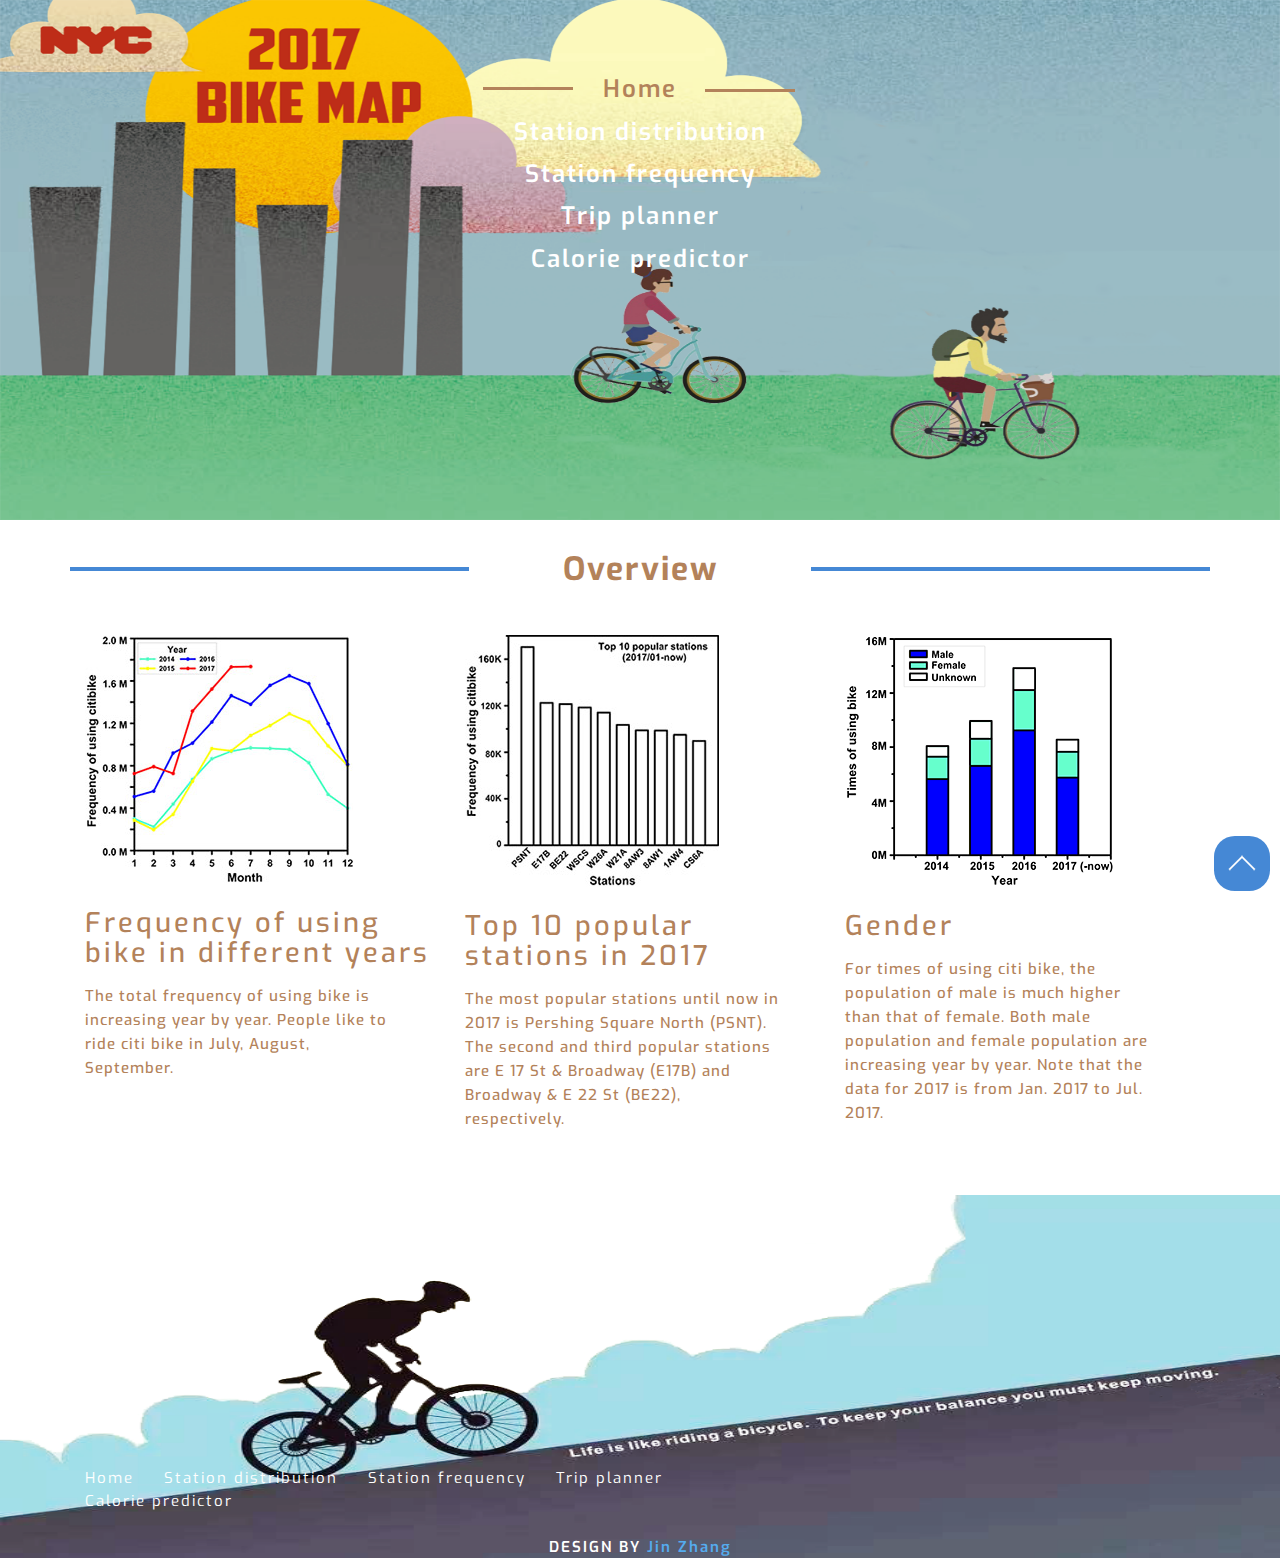
<file: index.html>
<!DOCTYPE html>
<html>
<head>
<title>Easy Rider</title>
<link rel="shortcut icon" href="./images/bike.ico" />
<meta name="viewport" content="width=device-width, initial-scale=1">
<meta http-equiv="Content-Type" content="text/html; charset=utf-8" />
<meta name="keywords" content="Blue Water Responsive web template, Bootstrap Web Templates, Flat Web Templates, Andriod Compatible web template, 
Smartphone Compatible web template, free webdesigns for Nokia, Samsung, LG, SonyErricsson, Motorola web design" />
<script type="application/x-javascript"> addEventListener("load", function() { setTimeout(hideURLbar, 0); }, false); function hideURLbar(){ window.scrollTo(0,1); } </script>
<link href="css/bootstrap.css" rel='stylesheet' type='text/css' />
<link href="css/style.css" rel='stylesheet' type='text/css' />
<script src="js/jquery-1.11.0.min.js"></script>
<link href='http://fonts.googleapis.com/css?family=Exo:100,200,300,400,500,600,700,800,900,100italic,200italic,300italic,400italic,500italic,600italic,700italic,800italic,900italic' rel='stylesheet' type='text/css'>  
<!---- start-smoth-scrolling---->
<script type="text/javascript" src="js/move-top.js"></script>
<script type="text/javascript">
			jQuery(document).ready(function($) {
				$(".scroll").click(function(event){		
					event.preventDefault();
					$('html,body').animate({scrollTop:$(this.hash).offset().top},1000);
				});
			});
		</script>
<!--start-smoth-scrolling-->
</head>
<body>
	<!--start-banner-->
	<div class="banner" id="home">
		<div class="container">
			<div class="header">
				<div class="menu">
                                     <a class="toggleMenu" href="#"><img src="images/menu-icon.png" alt="" /> </a>
					<ul class="nav" id="nav">
					<li class="active"><a href="index.html" class="active">Home</a></li>
					<li><a href="stationdistribution.html">Station distribution</a></li>
					<li><a href="stationfrequency.html">Station frequency</a></li>
					<li><a href="tripplanner.html">Trip planner</a></li>
					<li><a href="caloriepredictor.html">Calorie predictor</a></li>
					</ul>
                                  <!----start-top-nav-script---->
		                      <script type="text/javascript" src="js/responsive-nav.js"></script>
					<script type="text/javascript">
					jQuery(document).ready(function($) {
						$(".scroll").click(function(event){		
							event.preventDefault();
							$('html,body').animate({scrollTop:$(this.hash).offset().top},1000);
						});
					});
					</script>
		<!----//End-top-nav-script---->
				</div>
				<div class="clearfix"> </div>
			</div>
			<!--/start-text-slider-->
		
	 <!--//text-slider-->
		</div>
	</div>
	<!--start-login-->

	<!---pop-up-box---->
					  <script type="text/javascript" src="js/modernizr.custom.min.js"></script>    
					<link href="css/popup-box.css" rel="stylesheet" type="text/css" media="all"/>
					<script src="js/jquery.magnific-popup.js" type="text/javascript"></script>
					<!---//pop-up-box---->
				<div id="small-dialog" class="mfp-hide">
						<div class="login">
							<h3>Log In</h3>
							<h4>Already a Member</h4>
							<input type="text" value="Email" onfocus="this.value = '';" onblur="if (this.value == '') {this.value = 'Email';}" />
							<input type="password" value="Password" onfocus="this.value = '';" onblur="if (this.value == '') {this.value = 'Password';}"/>
							<input type="submit" value="Login" />
						</div>
					</div>
					<div id="small-dialog1" class="mfp-hide">
						<div class="signup">
							<h3>Sign Up</h3>
							<h4>Enter Your Details Here</h4>
							<input type="text" value="First Name" onfocus="this.value = '';" onblur="if (this.value == '') {this.value = 'First Name';}" />
							<input type="text" value="Second Name" onfocus="this.value = '';" onblur="if (this.value == '') {this.value = 'Second Name';}" />
							<input type="text" class="email"value="Enter Email" onfocus="this.value = '';" onblur="if (this.value == '') {this.value = 'Enter Email';}"  />
							<input type="password" value="Password" onfocus="this.value = '';" onblur="if (this.value == '') {this.value = 'Password';}"/>
							<input type="submit"  value="SignUp"/>
						</div>
					</div>	
				 <script>
						$(document).ready(function() {
						$('.popup-with-zoom-anim').magnificPopup({
							type: 'inline',
							fixedContentPos: false,
							fixedBgPos: true,
							overflowY: 'auto',
							closeBtnInside: true,
							preloader: false,
							midClick: true,
							removalDelay: 300,
							mainClass: 'my-mfp-zoom-in'
						});
																						
						});
				</script>					
		<!--End-pop-up-box-->
	<!--end-login-->
	<!--end-banner-->
	<!--start-grid-->
	
	<!--end-grid-->
	<!--start-staff-->
	<div class="staff">
		<div class="container">
			<div class="staff-top">
				<h3>Overview</h3>
			</div>
			<div class="staff-bottom">
				<div class="col-md-4 staff-left">
					<img src="images/Year_Frequency_new_new.jpg" alt="">
					<h4>Frequency of using bike in different years</h4>
					<p>The total frequency of using bike is increasing year by year. People like to ride citi bike in July, August, September.</p>
				</div>
				<div class="col-md-4 staff-left">
					<img src="images/Top10station_new_new.jpg" alt="">
					<h4>Top 10 popular stations in 2017 </h4>
					<p>The most popular stations until now in 2017 is Pershing Square North (PSNT). The second and third popular stations are E 17 St & Broadway (E17B) and Broadway & E 22 St (BE22), respectively.</p>
				</div>
				<div class="col-md-4 staff-left">
					<img src="images/Year_Gender_new.png" alt="">
					<h4>Gender</h4>
					<p>For times of using citi bike, the population of male is much higher than that of female. Both male population and female population are increasing year by year. Note that the data for 2017 is from Jan. 2017 to Jul. 2017.</p>
				</div>
				<div class="clearfix"> </div>
			</div>
		</div>
	</div>
	<!--end-staff-->
	<!--start-footer-->
	<div class="footer">
		<div class="container">
			<div class="footer-main">
				
				<div class="col-md-7 footer-right">
				
					<ul>
						<li><a href="index.html">Home</a></li>
						<li><a href="stationdistribution.html">Station distribution</a></li>
						<li><a href="stationfrequency.html">Station frequency</a></li>
						<li><a href="tripplanner.html">Trip planner</a></li>
						<li><a href="caloriepredictor.html">Calorie predictor</a></li>
					</ul>
				</div>
				<div class="clearfix"> </div>
			</div>
			<div class="footer-text">
				<p>DESIGN BY <a href="https://github.com/zhangjin225/Easy-rider"> Jin Zhang</a></p>
			</div>
		</div>
		<a href="#home" id="toTop" class="scroll" style="display: block;"> <span id="toTopHover" style="opacity: 1;"> </span></a>
	</div>
	<!--end-footer-->
</body>
</html>
</file>
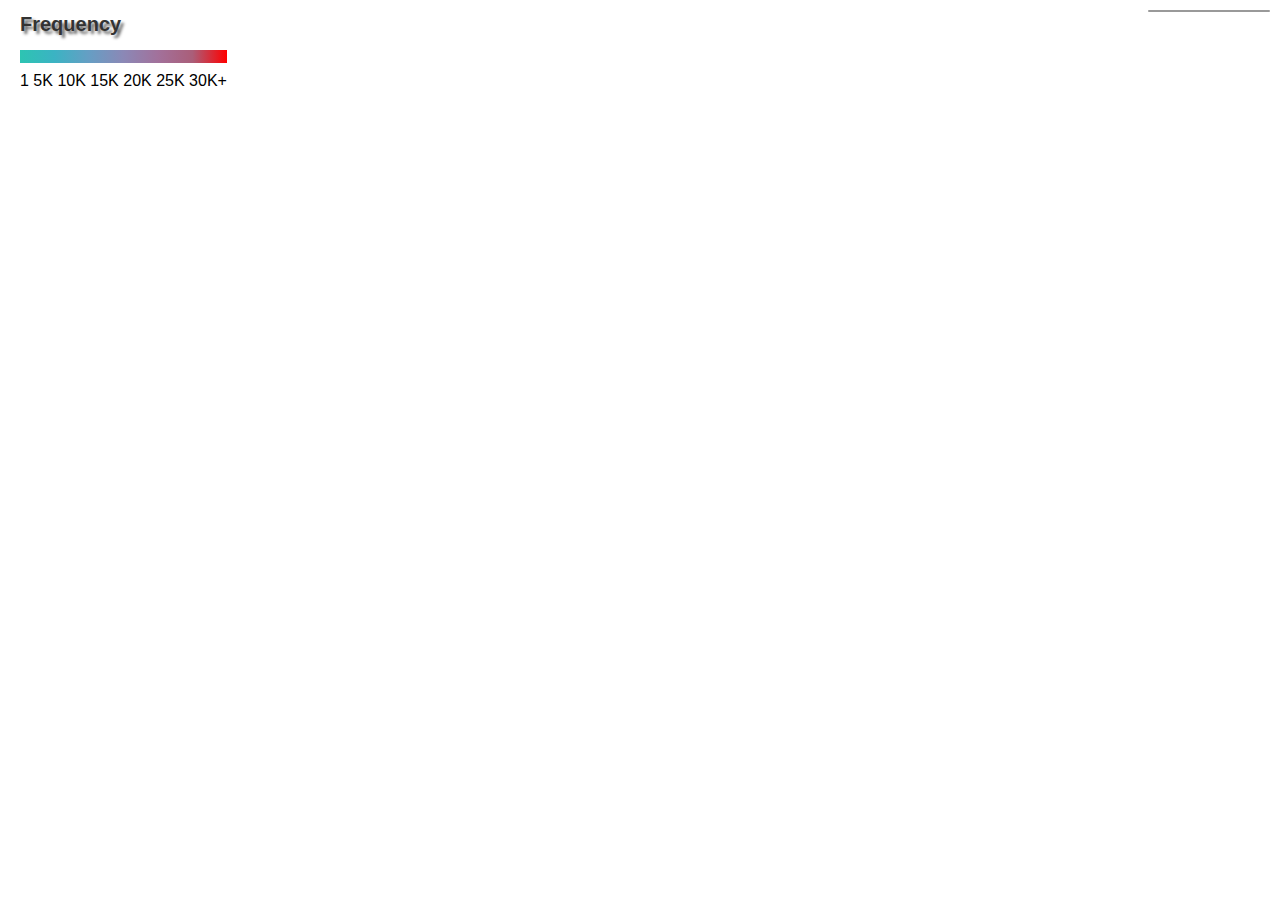
<file: stationdistribution.html>
<!DOCTYPE html>
<html>
<head>
    <meta charset='utf-8' />
    <title>Citi bike station distribution</title>
	<link rel="shortcut icon" type="image/x-icon" href="./images/bike.ico" media="screen" />
	    <meta name='viewport' content='initial-scale=1,maximum-scale=1,user-scalable=no' />
    <script src='https://api.tiles.mapbox.com/mapbox-gl-js/v0.39.1/mapbox-gl.js'></script>
    <link href='https://api.tiles.mapbox.com/mapbox-gl-js/v0.39.1/mapbox-gl.css' rel='stylesheet' />


    <style>
        body { margin:0; padding:0; }
        #map { position:absolute; top:0; bottom:0; width:100%; }
		#map2 {position:absolute; top:0; bottom:0; width:100%; }
		 h1 {
      color: #333333;
      font-size: 20px;
      text-shadow: 3px 3px 3px #666666;
    }
	 
	.map-overlay {
  position: absolute;
  top: 0;
  left: 0;
  background: rgba(255, 255, 255, 0.8);
  margin-left: 20px;
  font-family: Arial, sans-serif;
  overflow: auto;
  border-radius: 3px;
}

	
    </style>
	
	<script>
    function change() {
      document.getElementsByTagName('h1')[0].style.color = '#ff0000';
    }
  </script>

</head>


<body>

<style>

    #menu {
        background: #fff;
        position: absolute;
        z-index: 1;
        top: 10px;
        right: 10px;
        border-radius: 3px;
        width: 120px;
        border: 1px solid rgba(0,0,0,0.4);
        font-family: 'Open Sans', sans-serif;
    }

    #menu a {
        font-size: 13px;
        color: #404040;
        display: block;
        margin: 0;
        padding: 0;
        padding: 10px;
        text-decoration: none;
        border-bottom: 1px solid rgba(0,0,0,0.25);
        text-align: center;
    }

    #menu a:last-child {
        border: none;
    }

    #menu a:hover {
        background-color: #f8f8f8;
        color: #404040;
    }

    #menu a.active {
        background-color: #3887be;
        color: #ffffff;
    }

    #menu a.active:hover {
        background: #3074a4;
    }

	.label {
  width: 15%;
  display: inline;
  text-align: left;
}


.row {
  height: 13px;
  width: 100%;
}

.colors {
  background: linear-gradient(to right, #2dc4b2, #3bb3c3, #669ec4, #8b88b6, #a2719b, #aa5e79, #FF0000);
  margin-bottom: 9px;
}
</style>



<nav id="menu"></nav>
<div id="map"></div>

<div class='map-overlay' id='features'>
  <h1>Frequency</h1>
  <div class='row colors'>
  </div>
  <div class='labels'>
    <div class='label'>1</div>
    <div class='label'>5K</div>
    <div class='label'>10K</div>
    <div class='label'>15K</div>
    <div class='label'>20K</div>
    <div class='label'>25K</div>
    <div class='label'>30K+</div>
  </div>
</div> 


<div class='map-overlay' id='legend'></div>



<script>

mapboxgl.accessToken = 'pk.eyJ1IjoiemhhbmdqaW4yMjUiLCJhIjoiY2o1dTNybG1jMDBjZDMycG1nYW0xdWx3dyJ9.yVbrprkI2I7SLgO0CjkH0w';
var map = new mapboxgl.Map({
    container: 'map',
	<!--style: 'mapbox://styles/mapbox/dark-v9',-->
    style: 'mapbox://styles/mapbox/light-v9',
    zoom: 12,
    center: [-74.0059, 40.7128]
});





map.on('load', function () {

    map.addSource('2017-01-07-citibike', {
    type: 'geojson',
    data: './data/2017-01-07-citibike-data.geojson'
    });
    map.addLayer({
        'id': '2017-citibike (677 stations)',
        'type': 'circle',
        'source': '2017-01-07-citibike',
        'layout': {
            'visibility': 'visible'
        },
            'paint': {
      'circle-radius': {
        property: 'Frequency',
        stops: [
          [0, 1], // zoom is 0 -> circle radius will be 3px
          [2, 6] // zoom is 5 -> circle radius will be 15px
        ]
      },
      'circle-color': {
        property: 'Frequency',
        stops: [
          [1, '#2DC4B2'], // "Frequency" is 0   -> circle color will be #2DC4B2
          [50000, '#3BB3C3'], // "Frequency" is 1   -> circle color will be #3BB3C3
          [100000, '#669EC4'], // "Frequency" is 2   -> circle color will be #669EC4
          [150000, '#8B88B6'], // "Frequency" is 3   -> circle color will be #8B88B6
          [200000, '#A2719B'], // "Frequency" is 4   -> circle color will be #A2719B
          [250000, '#AA5E79'], // "Frequency" is 4   -> circle color will be #AA5E79
		  [300000, '#FF0000']  // "Frequency" is 4   -> circle color will be #FF0000
        ]
      },
      'circle-opacity': 0.8
    },
    });



    map.addSource('2016-citibike', {
    type: 'geojson',
    data: './data/2016-citibike-data.geojson'
    });
    map.addLayer({
        'id': '2016-citibike (677 stations)',
        'type': 'circle',
        'source': '2016-citibike',
        'layout': {
            'visibility': 'visible'
        },
            'paint': {
      'circle-radius': {
        property: 'Frequency',
        stops: [
          [0, 1], // zoom is 0 -> circle radius will be 3px
          [2, 6] // zoom is 5 -> circle radius will be 15px
        ]
      },
      'circle-color': {
        property: 'Frequency',
        stops: [
          [1, '#2DC4B2'], // "Frequency" is 0   -> circle color will be #2DC4B2
          [50000, '#3BB3C3'], // "Frequency" is 1   -> circle color will be #3BB3C3
          [100000, '#669EC4'], // "Frequency" is 2   -> circle color will be #669EC4
          [150000, '#8B88B6'], // "Frequency" is 3   -> circle color will be #8B88B6
          [200000, '#A2719B'], // "Frequency" is 4   -> circle color will be #A2719B
          [250000, '#AA5E79'],
		  [300000, '#FF0000']
        ]
      },
      'circle-opacity': 0.8
    },
    });
    
	map.addSource('2015-citibike', {
    type: 'geojson',
    data: './data/2015-citibike-data.geojson'
    });
    map.addLayer({
        'id': '2015-citibike (507 stations)',
        'type': 'circle',
        'source': '2015-citibike',
        'layout': {
            'visibility': 'visible'
        },
            'paint': {
      'circle-radius': {
        property: 'Frequency',
        stops: [
          [0, 1], // zoom is 0 -> circle radius will be 3px
          [2, 6] // zoom is 5 -> circle radius will be 15px
        ]
      },
      'circle-color': {
        property: 'Frequency',
        stops: [
          [1, '#2DC4B2'], // "Frequency" is 0   -> circle color will be #2DC4B2
          [50000, '#3BB3C3'], // "Frequency" is 1   -> circle color will be #3BB3C3
          [100000, '#669EC4'], // "Frequency" is 2   -> circle color will be #669EC4
          [150000, '#8B88B6'], // "Frequency" is 3   -> circle color will be #8B88B6
          [200000, '#A2719B'], // "Frequency" is 4   -> circle color will be #A2719B
          [250000, '#AA5E79'],
		  [300000, '#FF0000']
        ]
      },
      'circle-opacity': 0.8
    },
    });
	
	map.addSource('2014-citibike', {
    type: 'geojson',
    data: './data/2014-citibike-data.geojson'
    });
    map.addLayer({
        'id': '2014-citibike (344 stations)',
        'type': 'circle',
        'source': '2014-citibike',
        'layout': {
            'visibility': 'visible'
        },
            'paint': {
      'circle-radius': {
        property: 'Frequency',
        stops: [
          [0, 1], // zoom is 0 -> circle radius will be 3px
          [2, 6] // zoom is 5 -> circle radius will be 15px
        ]
      },
      'circle-color': {
        property: 'Frequency',
        stops: [
          [1, '#2DC4B2'], // "Frequency" is 0   -> circle color will be #2DC4B2
          [50000, '#3BB3C3'], // "Frequency" is 1   -> circle color will be #3BB3C3
          [100000, '#669EC4'], // "Frequency" is 2   -> circle color will be #669EC4
          [150000, '#8B88B6'], // "Frequency" is 3   -> circle color will be #8B88B6
          [200000, '#A2719B'], // "Frequency" is 4   -> circle color will be #A2719B
          [250000, '#AA5E79'],
		  [300000, '#FF0000']
        ]
      },
      'circle-opacity': 0.8
    },
    });	

	
	
  
});


var toggleableLayerIds = [ '2014-citibike (344 stations)', '2015-citibike (507 stations)', '2016-citibike (677 stations)', '2017-citibike (677 stations)' ];


for (var i = 0; i < toggleableLayerIds.length; i++) {
    var id = toggleableLayerIds[i];

    var link = document.createElement('a');
    link.href = '#';
    link.className = 'active';
    link.textContent = id;

    link.onclick = function (e) {
        var clickedLayer = this.textContent;
        e.preventDefault();
        e.stopPropagation();

        var visibility = map.getLayoutProperty(clickedLayer, 'visibility');

        if (visibility === 'visible') {
            map.setLayoutProperty(clickedLayer, 'visibility', 'none');
            this.className = '';
        } else {
            this.className = 'active';
            map.setLayoutProperty(clickedLayer, 'visibility', 'visible');
        }
    };

    var layers = document.getElementById('menu');
    layers.appendChild(link);
	
	
	
}



</script>





</body>
</html>
</file>
<file: css/style.css>
/*
Author: W3layout
Author URL: http://w3layouts.com
License: Creative Commons Attribution 3.0 Unported
License URL: http://creativecommons.org/licenses/by/3.0/
*/
h4, h5, h6,
h1, h2, h3 {margin-top: 0;}
ul, ol {margin: 0;}
p {margin: 0;}
html, body{
   font-family: 'Exo', sans-serif;
   font-size: 100%;
   background:#fff; 
}
body a{
	transition:0.5s all;
	-webkit-transition:0.5s all;
	-moz-transition:0.5s all;
	-o-transition:0.5s all;
	-ms-transition:0.5s all;
}
.wrap{
	width:70%;
	margin:0 auto;
}
/*--start-header--*/
.menu ul li a span{
	background: url(../images/icons.png) no-repeat 0px 0px;
	width: 16px;
	height: 16px;
	display: block;
}
.menu ul li a span.twitter {
	background-position: 0px 0px;
}
.menu ul li a span.facebook {
	background-position: -16px 0px;
}
.menu ul li a span:hover, .footer-main-right ul li span:hover {
	transition: 0.5s all;
	-webkit-transition: 0.5s all;
	-moz-transition: 0.5s all;
	-o-transition: 0.5s all;
	-ms-transition: 0.5s all;
}
.menu {
	text-align: center;
	margin-top: 6%;
}
.menu li{
	display:block;
}
 .menu li:first-child{
   	margin-left:0;
}
.menu li a{
	display: block;
	font-size: 24px;
	font-weight: 600;
	letter-spacing: 2px;
	color: #fff;
	-webkit-transition: all 0.3s ease;
	-moz-transition: all 0.3s ease;
	-o-transition: all 0.3s ease;
	transition: all 0.3s ease;
	text-align: center;
	position:relative;
}
#nav .current a {
    	color:#fb326f;
   	-webkit-transition: all 0.3s ease;
	-moz-transition: all 0.3s ease;
	-o-transition: all 0.3s ease;
	transition: all 0.3s ease;
}
.menu li a:hover,.menu li.active a{
	color:#b3825a;
	text-decoration: none;
} 
.toggleMenu {
	display:  none;
    	border-radius:2em; 
    	-webkit-border-radius:2em;
    	-moz-border-radius:2em;
    	-o-border-radius:2em; 
    	float:right;
}
.nav:before,
.nav:after {
    content: " "; 
    display: table; 
}
.nav:after {
    clear: both;
}
.nav ul {
    list-style: none;
}
.nav > li > a {
	margin: 0px 10px;
	padding: 4px 0px 4px 0px;
}
ul.nav li.active a{
	position:relative;
	content: '';
}
ul.nav li.active a:before {
	position: absolute;
	width: 8%;
	height: 3px;
	background: #b3825a;
	display: block;
	content: '';
	left: 36%;
	top: 19px;
}
ul.nav li.active a:after {
	position: absolute;
	width: 8%;
	height: 3px;
	background: #b3825a;
	display: block;
	content: '';
	left: 55.8%;
	top: 21px;
}
@media screen and (max-width:800px) {
    .active {
        display: block;
    }
    
    .nav {
	     list-style: none;
	     *zoom: 1;
	     width:95%;
		 position: absolute;
		 right:23px;
		 top:60px;
		 z-index: 9999;
    }
   .menu li a span.messages{
    	text-align:center;
    	top:15px;
    }
    .nav li ul{
    	width:100%;   	
    }
    .menu ul{
    	margin:0;
    }
    .nav > li.hover > ul {
        width:100%;
    }
    .nav > li {
        float: none;
        display:block;
    }
    .nav ul {
        display: block;
    }
   .nav > li.hover > ul , .nav li li.hover ul {
        position: static;
    }
     .nav li:first-child a{
     	border-top:none;
	display: block;
     }
 }
 @media (max-width:768px){
.menu{
      width:100%;
	float: none;
	margin: 7px 0px;
}
.toggleMenu {
	float: none;
}
.toggleMenu img {
	width: 100%;
}
.nav {
	right: 20px;
}
.menu ul.nav{
	margin-top:0px;
}
ul.nav{
        display:none;
		background:rgba(69, 136, 213, 0.95);
		border:1px solid #fff;
		padding: 7px 0px;
}
.menu ul.nav li{
       	display:block;
       	text-align:center;
      	margin:0px;
      	padding: 0px 0px;
      	border: none;
}
.menu ul li a span {
	margin: 0 auto;
}
}
.banner {
	background: url(../images/test1.png) no-repeat;
	background-size: 100% 100%;
	min-height: 520px;
	position: relative;
}
.banner1{
	background: url(../images/test1.png) no-repeat;
	background-size: 100% 100%;
	min-height: 520px;
	position: relative;
}
.banner-bottom {
	text-align: center;
	margin-top: 3%;
}
.banner-bottom h1 {
	font-size: 3.2em;
	font-weight: 700;
	letter-spacing: 3px;
	margin: 30px auto;
	width: 33%;
	color: #b3825a;
	padding: 10px 0px;
	border-top: 5px solid #b3825a;
	border-bottom: 5px solid #b3825a;
}
.banner-bottom h1 span{
	color:#4588d5;
}
/*--start-terminals--*/
#testimonials {
	width: 30%;
	position: absolute;
	top: 70%;
	left: 34.6%;
}
article > div {
	text-align: center;
}
.wmuSlider {
	position: relative;
	overflow: hidden;
	min-height:330px;
	text-align: center;
}
.wmuSlider .wmuSliderWrapper article {
	position: relative;
	text-align: center;
}
.wmuGallery .wmuGalleryImage {
	position: relative;
	text-align: center;
}
.wmuGallery .wmuGalleryImage img {
	max-width: 100%;
	width: auto;
	height: auto;
}
/* Default Skin */
.wmuGallery .wmuGalleryImage {
	margin-bottom: 10px;
}
.wmuSliderPrev, .wmuSliderNext {
	position: absolute;
	width: 30px;
	height: 45px;
	text-indent: -9999px;
	background: url(../images/arrows.png) no-repeat;
	top: 45%;
	z-index: 2;
	cursor: pointer;
	-webkit-transition: all 0.3s ease;
	-moz-transition: all 0.3s ease;
	-o-transition: all 0.3s ease;
	transition: all 0.3s ease;
}
.wmuSliderPrev {
	background-position: 2px -0px;
	left: 46px;
}
.wmuSliderNext {
	background-position: -30px -0px;
	right: 49px;
}
.client-main {
	margin: 0 auto;
	width: 90%;
}
.slide-text{
	margin: 0 auto;
}
article > div > span{
	text-align: center;
	padding: 1em 0 0 0;
	display:block;
}
 article:nth-child(2) > div > span > a {
	color:#585C67;
	cursor: pointer;
	font-size:1.2em;
}
article:nth-child(2) > div > span > a:hover{
	color:#C0B9CD;
}
/*--end-terminals--*/
/*--end-banner--*/
/*--start-grid--*/
.col-md-6.spl-left,.col-md-6.spl-right{
	padding: 0px;
}
.spl-left img,.spl-right img{
	width: 100%;
}
.special {
	padding: 3em 0px 3em 0px;
	text-align:center;
}
/*-----------------------------------------------------------------------------------*/
/*	Strip
/*-----------------------------------------------------------------------------------*/
.b-link-stripe{
	position:relative;
	display:block;
	vertical-align:top;
	font-weight: 300;
	overflow:hidden;
}
.b-link-stripe .b-wrapper{
	position:absolute;
	width:100%;
	height:100%;
	top:0;
	left:0;
	text-align:center;
	color:#ffffff;
	overflow:hidden;
}
.b-link-stripe .b-line{
	position:absolute;
	top:0;
	bottom:0;
	width:20%;
	background:rgba(75, 202, 255, 0.85);
	transition:all 0.5s linear;
	-moz-transition:all 0.5s linear;
	-ms-transition:all 0.5s linear;
	-o-transition:all 0.5s linear;
	-webkit-transition:all 0.5s linear;
	opacity:0;
	visibility:hidden; /* lt-ie9 */
}
/* lt-ie9 */
.b-link-stripe:hover .b-line{
	visibility:visible;
}
.b-link-stripe .b-line1{
	left:0;
}
.b-link-stripe .b-line2{
	left:20%;
	transition-delay:0.1s !important;
	-moz-transition-delay:0.1s !important;
	-ms-transition-delay:0.1s !important;
	-o-transition-delay:0.1s !important;
	-webkit-transition-delay:0.1s !important;
}
.b-link-stripe .b-line3{
	left:40%;
	transition-delay:0.2s !important;
	-moz-transition-delay:0.2s !important;
	-ms-transition-delay:0.2s !important;
	-o-transition-delay:0.2s !important;
	-webkit-transition-delay:0.2s !important;
}
.b-link-stripe .b-line4{
	left:60%;
	transition-delay:0.3s !important;
	-moz-transition-delay:0.3s !important;
	-ms-transition-delay:0.3s !important;
	-o-transition-delay:0.3s !important;
	-webkit-transition-delay:0.3s !important;
}
.b-link-stripe .b-line5{
	left:80%;
	transition-delay:0.4s !important;
	-moz-transition-delay:0.4s !important;
	-ms-transition-delay:0.4s !important;
	-o-transition-delay:0.4s !important;
	-webkit-transition-delay:0.4s !important;
}
.b-link-stripe:hover .b-line{
	opacity:1;
}
/*-----------------------------------------------------------------------------------*/
/*	Animation effects
/*-----------------------------------------------------------------------------------*/
.b-animate-go{
	text-decoration:none;
}
.b-animate{
	transition: all 0.5s;
	-moz-transition: all 0.5s;
	-ms-transition: all 0.5s;
	-o-transition: all 0.5s;
	-webkit-transition: all 0.5s;
	visibility: hidden;
	font-size:1.1em;
	font-weight:700;
}
.b-animate img {
	margin-top: 0%;
	display: -webkit-inline-box;
}
.b-animate span {
	display: block;
	font-size: 29px;
	padding-top: 8.6em;
	display: block;
	line-height: 1.6em;
	font-weight: 300;
	width: 76%;
	letter-spacing: 2px;
	margin: 0 auto;
}
.b-animate label{
	display:block;
	font-size:0.875em;
	margin-top:0.5em;
	transition:0.5s all;
	-webkit-transition:0.5s all;
	-moz-transition:0.5s all;
	-ms-transition:0.5s all;
	-o-transition:0.5s all;
}
.b-animate label:hover{
	color:#000;
	cursor:pointer;
}
/* lt-ie9 */
.b-animate-go:hover .b-animate{
	visibility:visible;
}
.b-from-left{
	position: relative;
	left: -100%;
	background:rgba(97, 179, 222, 0.64);
	background-size: 100% 100%;
	top: 0px;
	margin: 0;
	min-height: 557px;
}
.b-animate-go:hover .b-from-left{
	left:0;
}
.col-md-3.food-left-grid {
padding: 0;
}
img.port-pic {
	width: 100%;
}
.f-grid {
	margin-bottom: 24px;
}
.b-from-left {
	min-height: 1043px;
}
.b-left span {
	padding-top: 16em;
}
/*----bottom-grids--------------*/
.spl-btn{
	margin-top:5em;
}
.spl-btn a{
	font-size:20px;
	padding:8px 35px;
	color:#fff;
	font-weight:600;
	outline: none;
	background:#4588d5;
	-webkit-transition: all 0.3s ease;
	-moz-transition: all 0.3s ease;
	-o-transition: all 0.3s ease;
	transition: all 0.3s ease;
}
.spl-btn a:hover{
	text-decoration:none;
	background:#b3825a;
}
/*--end-grid--*/
/*--start-staff--*/
.staff-top h3,.contact-main h3,.services-main h3,.list-main h3,.about-top h3,.team-main h3,.advantage-main h3,.booking-main h3{
	color: #b3825a;
	font-size: 2em;
	font-weight:700;
	letter-spacing: 2px;
	text-align: center;
	margin:0px;
	position:relative;
}
.staff-top h3:after,.contact-main h3:after,.services-main h3:after,.list-main h3:after,.about-top h3:after,.team-main h3:after,.advantage-main h3:after,.booking-main h3:after{
	position: absolute;
	width: 35%;
	height: 4px;
	background: #4588d5;
	display: block;
	content: '';
	left: 65%;
	top: 15px;
}
.staff-top h3:before,.contact-main h3:before,.services-main h3:before,.list-main h3:before,.about-top h3:before,.team-main h3:before,.advantage-main h3:before,.booking-main h3:before{
	position: absolute;
	width: 35%;
	height: 4px;
	background: #4588d5;
	display: block;
	content: '';
	left: 0%;
	top: 15px;
}
.staff-left h4 {
	color: #b3825a;
	font-size: 1.7em;
	font-weight: 500;
	margin: 25px 0px 0px 0px;
	letter-spacing: 3px;
	text-align: left;
}
.staff-left h4 {
	color: #b3825a;
	font-size: 1.7em;
	font-weight: 500;
	margin: 25px 0px 0px 0px;
	letter-spacing: 3px;
	text-align: left;
}
.staff-left p {
	color: #b3825a;
	font-size: 15px;
	font-weight: 500;
	text-align: left;
	margin-top: 15px;
	letter-spacing: 1px;
	line-height: 1.6em;
	width: 90%;
}
.staff {
	padding: 3em 0px 5em 0px;
}
.staff-bottom {
	margin-top: 3em;
}
/*--end-staff--*/
/*--start-footer--*/
.footer{
	background:url(../images/rider_new_new.png) no-repeat;
	background-size:100% 100%;
	min-height:100px;
}
.footer-left ul{
	padding:0px;
	margin-top:2em;
}
.footer-left ul li{
	list-style:none;
	display:inline-block;
	margin-right:6px;
}
.footer-left ul li a span{
	background:url(../images/footer-sprit.png) no-repeat;
	width:34px;
	height:34px;
	display:block;
	-webkit-transition: all 0.3s ease;
	-moz-transition: all 0.3s ease;
	-o-transition: all 0.3s ease;
	transition: all 0.3s ease;
}
.footer-left ul li a span.twt:hover{
	background-position:0px 0px;
}
.footer-left ul li a span.fb:hover{
	background-position:-34px 0px;
}
.footer-left ul li a span.p:hover{
	background-position:-68px 0px;
}
.footer-left ul li a span.yt:hover{
	background-position:-102px 0px;
}
.footer-left ul li a span.in:hover{
	background-position:-136px 0px;
}
.footer-left ul li a span.twt{
	background-position:0px -34px;
}
.footer-left ul li a span.fb{
	background-position:-34px -34px;
}
.footer-left ul li a span.p{
	background-position:-68px -34px;
}
.footer-left ul li a span.yt{
	background-position:-102px -34px;
}
.footer-left ul li a span.in{
	background-position:-136px -34px;
}
.footer-main {
	margin-top: 6em;
}
.footer-left h4,.footer-right h4{
	color: #fff;
	font-size: 30px;
	font-weight: 300;
	margin: 25px 0px 0px 0px;
	letter-spacing: 3px;
}
.footer-left h5 {
	color: #fff;
	font-size: 17px;
	font-weight: 300;
	line-height: 1.5em;
	letter-spacing: 2px;
	width: 80%;
	margin: 32px 0px 22px 0px;
}
.footer-left p{
	margin:18px 0px;
	color:#fff;
	font-size:17px;
	letter-spacing: 2px;
}
.footer-left p a{
	color:#debe64;
}
.footer-left p a:hover{
	color:#4588d5;
	text-decoration:none;
	-webkit-transition: all 0.3s ease;
	-moz-transition: all 0.3s ease;
	-o-transition: all 0.3s ease;
	transition: all 0.3s ease;
}
.footer-right span {
	display: inline-block;
	width: 70%;
	background: #F6F4F5;
	margin-top: 2.5em;
}
.footer-right span input[type="text"] {
	display: inline-block;
	outline: none;
	padding: 15px 10px;
	width: 72.8%;
	border: 0;
	-webkit-appearance: none;
	background: #F6F4F5;
	font-family: 'Exo', sans-serif;
	font-size: 15px;
	color: #b3825a;
	font-weight: 400;
	letter-spacing: 2px;
}
.footer-right span input[type="submit"] {
	border: 0;
	padding: 15px 12px;
	background: #55acee;
	color: #fff;
	outline: none;
	-webkit-appearance: none;
	cursor: pointer;
	font-family: 'Exo', sans-serif;
	font-size: 15px;
	font-weight: 400;
	letter-spacing: 2px;
}
.footer-right span input[type="submit"]:hover {
	color: #fff;
	background: #ffeb6b;
	transition: 0.5s all;
	-webkit-transition: 0.5s all;
	-moz-transition: 0.5s all;
	-o-transition: 0.5s all;
	-ms-transition: 0.5s all;
}
.footer-right ul{
	padding:0px;
	margin-top: 3em;
}
.footer-right ul li{
	list-style:none;
	display:inline-block;
}
.footer-right ul li a {
	color: #fff;
	font-size: 15px;
	letter-spacing: 2px;
	margin-right: 26px;
}
.footer-right ul li a:hover{
	text-decoration:none;
	color:#55acee;
	transition: 0.5s all;
	-webkit-transition: 0.5s all;
	-moz-transition: 0.5s all;
	-o-transition: 0.5s all;
	-ms-transition: 0.5s all;
}
.col-md-7.footer-right {
	margin-top: 8em;
}
.footer-text{
	margin-top:1.5em;
	text-align:center;
}
.footer-text p {
	color: #fff;
	font-size: 15px;
	font-weight: 600;
	letter-spacing: 2px;
}
.footer-text p a {
	color: #55acee;
}
.footer-text p a:hover {
	color: #fff;
	transition: 0.5s all;
	-webkit-transition: 0.5s all;
	-moz-transition: 0.5s all;
	-ms-transition: 0.5s all;
	-o-transition: 0.5s all;
	text-decoration: none;
}
/*--end-footer--*/
/*--start-login--*/
.log-in ul li a {
	color: #fff;
	font-size: 20px;
	text-align: center;
	position: relative;
	letter-spacing: 3px;
	font-weight: 700;
	text-decoration: none;
	display: block;
	padding: 6px 25px;
	background: #4588d5;
}
.log-in ul li a:hover{
	color:#fff;
	transition:0.5s all;
	-webkit-transition:0.5s all;
	-moz-transition:0.5s all;
	-o-transition:0.5s all;
	-ms-transition:0.5s all;
	background: #b3825a;
	transition:0.5s all;
	-webkit-transition:0.5s all;
	-moz-transition:0.5s all;
	-o-transition:0.5s all;
	-ms-transition:0.5s all;
}
/* top-nav */
.log-in:before,
.log-in:after {
    content: " ";
    display: table;
}
.log-in:after {
    clear: both;
}
.log-in ul {
	padding: 0;
	margin-top: 12px;
	text-align:center;
}
.log-in li {
	display: inline-block;
	position:relative;
	margin: 0px 8px;
}
.log-in a {
	color: #fff;
	display: inline-block;
	text-align: center;
	text-decoration: none;
	line-height: 40px;
}
.log-in a:hover{
	text-decoration:none;
	color:#00A2C1;
	transition:0.5s all;
	-webkit-transition:0.5s all;
	-moz-transition:0.5s all;
	-o-transition:0.5s all;
	-ms-transition:0.5s all;
}
/*Styles for screen 600px and lower*/
@media (max-width: 768px) {
 .log-in ul li a:hover {
	border-bottom: none;
	}
	.log-in ul li a {
	padding: 0 10px;
	}
}
/*Styles for screen 515px and lower*/
.log-in {
	margin-top: 13.5em;
}
/*--end-login--*/
#toTop {
	display: none;
	text-decoration: none;
	position: fixed;
	bottom: 10px;
	right: 10px;
	overflow: hidden;
	width: 56px;
	height: 55px;
	border: none;
	text-indent: 100%;
	background: url(../images/scroll-top.png) no-repeat 13px 12px #4588d5;
	border-radius: 1.3em;
	-webkit-border-radius: 1.3em;
	-moz-border-radius: 1.3em;
	-o-border-radius: 1.3em;
	-ms-border-radius: 1.3em;
}
/*--start-contact--*/
.contact {
	padding: 4em 0px;
}
.contact-top iframe{
	width:100%;
	height:450px;
}
.c-left{
	float:left;
	width:20%;
}
.c-right{
	float:right;
	width:80%;
}
.c-left span{
	background: url(../images/contact-sprit.png) no-repeat;
	width: 34px;
	height: 34px;
	display: block;
	margin: 0 auto;
}
.c-left span.adrs{
	background-position: 0px 0px;
}
.c-left span.ph{
	background-position: -34px 0px;
}
.c-left span.mail{
	background-position: -68px 0px;
}
.c-right h5,.c-right p {
	color: #b3825a;
	font-size: 16px;
	line-height: 1.5em;
}
.c-right h5 span,.c-right p span{
	display:block;
}
.c-right p a{
	color: #b3825a;
	font-size: 16px;
}
.c-right p a:hover{
	color:#55acee;
	text-decoration:none;
	transition: 0.5s all;
	-webkit-transition: 0.5s all;
	-moz-transition: 0.5s all;
	-o-transition: 0.5s all;
	-ms-transition: 0.5s all;
}
.contact-top {
	margin-top: 2.5em;
}
.contact-top p{
	font-size:16px;
	color:#b3825a;
	line-height:1.8em;
	margin-top:1.5em;
}
.c-right p{
	margin-top:0 !important;
}
.contact-one {
	margin-top: 2em;
}
.contact-text input[type="text"] {
	width: 49.3%;
	color: #898888;
	outline: none;
	font-family: 'Lato', sans-serif;
	font-size: 16px;
	padding: 10px 10px;
	margin-bottom: 1em;
	border: solid 1px #D5D4D4;
	-webkit-appearance: none;
	letter-spacing: 1px;
}
.contact-text textarea {
	resize: none;
	width: 99.3%;
	margin: 0 auto;
	color: #898888;
	font-size: 16px;
	font-family: 'Exo', sans-serif;
	outline: none;
	padding: 10px 10px;
	border: solid 1px #D5D4D4;
	min-height: 13em;
	-webkit-appearance: none;
	letter-spacing: 1px;
}
.contact-but input[type="submit"] {
	border: none;
	outline: none;
	color: #fff;
	background: #4588d5;
	padding: 10px 20px;
	font-family: 'Exo', sans-serif;
	font-size: 18px;
	font-weight: 600;
	margin-top: 1.5em;
	letter-spacing: 1px;
	-webkit-appearance: none;
	transition: 0.5s all;
	-webkit-transition: 0.5s all;
	-moz-transition: 0.5s all;
	-o-transition: 0.5s all;
	-ms-transition: 0.5s all;
}
.contact-but input[type="submit"]:hover {
	background: #b3825a;
}
.contact-but {
	text-align: center;
}
.contact-bottom {
	margin-top: 3em;
}
.contact-text {
	margin-top: 2.5em;
}
/*--end-contact--*/
/*--start-services--*/
.services-main h3:after{
	width: 32%;
	left: 68%;
}
.services-main h3:before{
	width: 32%;
}
.services {
	padding: 4em 0px;
}
.services-top {
	margin-top: 3em;
}
.service-left h4{
	color: #b3825a;
	font-size: 1.5em;
	font-weight: 700;
	letter-spacing: 2px;
	margin: 1.3em 0px 0px 0px;
}
.service-left p {
	color: #7D7676;
	font-size: 15px;
	font-weight: 500;
	letter-spacing: 1px;
	line-height: 1.6em;
	margin-top: 15px;
}
.s-btn a {
	font-size: 16px;
	padding: 8px 18px;
	color: #fff;
	font-weight: 600;
	background: #4588d5;
	-webkit-transition: all 0.3s ease;
	-moz-transition: all 0.3s ease;
	-o-transition: all 0.3s ease;
	transition: all 0.3s ease;
	outline: none;
}
.s-btn a:hover {
	text-decoration: none;
	background: #b3825a;
}
.s-btn {
	margin-top: 2em;
}
.other {
	background: #4588d5;
	padding: 5em 0px;
}
.other-main h3 {
	color: #fff;
	font-size: 2em;
	font-weight: 700;
	letter-spacing: 2px;
	text-align: center;
	margin: 0px;
	position: relative;
}
.other-main h3:before {
	position: absolute;
	width: 35%;
	height: 4px;
	background: #b3825a;
	display: block;
	content: '';
	left: 0%;
	top: 15px;
}
.other-main h3:after {
	position: absolute;
	width: 35%;
	height: 4px;
	background: #b3825a;
	display: block;
	content: '';
	left: 65%;
	top: 15px;
}
.other-top {
	margin-top: 3em;
}
.other-left h4 {
	color: #fff;
	font-size: 1.15em;
	margin: 0;
	font-weight: 700;
	letter-spacing: 2px;
}
.other-left p{
	color: #fff;
	font-size: 15px;
	line-height:1.6em;
	letter-spacing: 1px;
	margin-top: 1.2em;
}
.o-btn a {
	font-size: 16px;
	padding: 8px 18px;
	color: #fff;
	font-weight: 600;
	-webkit-transition: all 0.3s ease;
	-moz-transition: all 0.3s ease;
	-o-transition: all 0.3s ease;
	transition: all 0.3s ease;
	outline: none;
}
.o-btn a:hover {
	text-decoration: none;
	color: #b3825a;
	background:#fff;
}
.o-btn {
	margin-top: 1.8em;
}
.list {
	padding: 5em 0px;
}
.list-top {
	margin-top: 3em;
}
.list-left ul{
	padding:0px;
	margin-top: 1.5em;
}
.list-left ul li {
	list-style-image: url(../images/fd.png);
	margin: 0px 0px 12px 16px;
}
.list-left ul li a{
	color:#7D7676;
	font-size:16px;
}
.list-left ul li a:hover{
	color:#4588d5;
	text-decoration:none;
	transition:0.5s all;
	-webkit-transition:0.5s all;
	-moz-transition:0.5s all;
	-o-transition:0.5s all;
	-ms-transition:0.5s all;
}
.list-left h4 {
	color: #b3825a;
	font-size: 1.2em;
	font-weight: 700;
	letter-spacing: 2px;
}
.list-left img {
	width: 100%;
	margin-bottom: 1.5em;
}
/*--end-services--*/
/*--start-about--*/
.about-top h3:after{
	width: 40%;
	left: 59.5%;
}
.about-top h3:before{
	width: 40%;
}
.abt-left img {
	width: 100%;
}
.about {
	padding: 4em 0px 3em 0px;
}
.about-top-left h4,.about-top-right h4{
	color: #b3825a;
	font-size: 1.75em;
	margin: 0 0px 1em 0px;
	font-weight: 500;
	letter-spacing: 1px;
}
.abt-right h5 {
	font-size: 1.2em;
	color: #4588d5;
	margin: 0;
	line-height: 1.4em;
	font-weight: 600;
}
.abt-right p{
	color: #7D7676;
	font-size: 15px;
	font-weight: 500;
	letter-spacing: 1px;
	line-height: 1.6em;
	margin-top: 2em;
}
.about-main {
	margin-top: 2em;
}
.abt-top {
	margin-bottom: 2em;
}
.about-top-right ul{
	padding:0px;
}
.about-top-right ul li {
	list-style-image: url(../images/fd.png);
	margin: 0px 0px 17px 18px;
}
.about-top-right ul li a {
	color: #7D7676;
	font-size: 16px;
	margin-left: 3px;
	letter-spacing: 1px;
	transition:0.5s all;
	-webkit-transition:0.5s all;
	-moz-transition:0.5s all;
	-o-transition:0.5s all;
	-ms-transition:0.5s all;
}
.about-top-right ul li a:hover {
	color: #4588d5;
	text-decoration: none;
}
.team-top-left img {
	width: 100%;
}
.team-top {
	margin-top: 3em;
}
.t-top {
	border: 1px solid #999;
	padding: 19px 0px 15px 20px;
	border-top: none;
}
.t-top ul{
	padding:0;
	margin-top:1em;
}
.t-top ul li{
	list-style:none;
	display:inline-block;
	margin-right:5px;
}
.t-top ul li a span {
	background: url(../images/team-sprit.png) no-repeat;
	width: 34px;
	height: 34px;
	display: block;
	-webkit-transition: all 0.3s ease;
	-moz-transition: all 0.3s ease;
	-o-transition: all 0.3s ease;
	transition: all 0.3s ease;
}
.t-top ul li a span.fb{
	background-position:0px 0px;
}
.t-top ul li a span.twit{
	background-position:-34px 0px;
}
.t-top ul li a span.google{
	background-position:-68px 0px;
}
.t-top ul li a span.you{
	background-position:-102px 0px;
}
.t-top ul li a span.fb:hover{
	background-position:0px -34px;
}
.t-top ul li a span.twit:hover{
	background-position:-34px -34px;
}
.t-top ul li a span.google:hover{
	background-position:-68px -34px;
}
.t-top ul li a span.you:hover{
	background-position:-102px -34px;
}
.t-top h4 {
	font-size: 1em;
	font-weight: 700;
	letter-spacing: 2px;
	color: #b3825a;
	margin: 0;
}
.t-top p {
	color: #7D7676;
	font-size: 15px;
	font-weight: 500;
	letter-spacing: 1px;
	margin-top: 8px;
}
.team {
	padding: 1em 0px 6em 0px;
}
.a-left {
	width: 17%;
	float: left;
	text-align: center;
	background: #4588d5;
	padding: 18px 0px;
	border-radius: 50%;
	-webkit-border-radius: 50%;
	-moz-border-radius: 50%;
	-o-border-radius: 50%;
	-ms-border-radius: 50%;
}
.a-left h4 {
	color: #fff;
	margin: 0;
	font-size: 1.3em;
	font-weight: 700;
}
.a-right{
	width:77%;
	float:right;
}
.advantage-top {
	margin-top: 4em;
}
.advantage-bottom {
	margin-top: 3em;
}
.a-right h4{
	font-size: 1.25em;
	font-weight: 700;
	letter-spacing: 1px;
	color: #b3825a;
	margin: 0;
}
.a-right p{
	color: #7D7676;
	font-size: 14px;
	font-weight: 500;
	letter-spacing: 1px;
	margin-top: 8px;
	line-height: 1.6em;
}
.advantage {
	padding-bottom: 5em;
}
/*--end-about--*/
/*--end-booking--*/
.booking {
	padding: 5em 0px;
}
.booking-main h3:after{
	width: 40%;
	left: 60%;
}
.booking-main h3:before{
	width: 40%;
}
.date {
	background: url(../images/icon.png) no-repeat 95% 45%;
	cursor: pointer;
}
.reservation ul{
	padding:0;
}
.reservation ul li {
	list-style: none;
	display:block;
	margin-top: 1.2em;
}
.book_date input[type="text"] {
	width: 100% !important;
	color: #9F9F9F;
	font-size: 14px;
	padding: 8px 23px;
	outline: none;
	border: 1px solid #DFDFDF;
	-webkit-appearance: none;
	border-radius: 3px;
	-webkit-border-radius: 3px;
	-moz-border-radius: 3px;
	-o-border-radius: 3px;
}
.book-text {
	width: 25%;
	float: left;
}
.book_date {
	width: 75%;
	float: right;
}
.book-text h5{
	color:#b3825a;
	font-size:15px;
	margin: 11px 0px 0px 0px;
	font-weight:500;
}
select {
	width: 100%;
	color: #9F9F9F!important;
	font-size: 14px!important;
	padding: 8px 10px;
	outline: none;
	font-family: 'Open Sans', sans-serif;
	background: #ffffff;
	border: 1px solid #DFDFDF;
	border-radius: 3px;
	-webkit-border-radius: 3px;
	-moz-border-radius: 3px;
	-o-border-radius: 3px;
}
select option {
	border: 1px solid #DFDFDF;
	outline: none;
	-webkit-transition: all 0.3s ease-in-out;
	-moz-transition: all 0.3s ease-in-out;
	-o-transition: all 0.3s ease-in-out;
	transition: all 0.3s ease-in-out;
}
.properties ul {
	padding: 0;
	margin: 1.5em 0px 0px 3.5em;
}
.properties ul li{
	list-style-image: url(../images/list_icon.png);
	margin: 0px 0px 17px 18px;
}
.properties ul li a {
	color: #b3825a;
	font-size: 14px;
	font-weight: 500;
	margin-left: 3px;
	letter-spacing: 0px;
	transition: 0.5s all;
	-webkit-transition: 0.5s all;
	-moz-transition: 0.5s all;
	-o-transition: 0.5s all;
	-ms-transition: 0.5s all;
	vertical-align: top;
}
.properties ul li a:hover {
	color: #4588d5;
	text-decoration: none;
}
.booking-top-right h4,.booking-top-left h4,.b-bottom-left h4,.b-bottom-right h4{
	color:#4588d5;
	font-weight:700;
	font-size:1.35em;
	margin:0;
}
.booking-top {
	margin-top: 3.3em;
}
.booking-form {
	margin-top: 2.5em;
}
.properties {
	margin-top: 2em;
}
.properties h6{
	color: #b3825a;
	font-size: 15px;
	margin:0px;
	font-weight: 500;
}
.b-btn a {
	font-size: 13px;
	padding: 7px 10px;
	color: #fff;
	font-weight: 600;
	background: #4588d5;
	-webkit-transition: all 0.3s ease;
	-moz-transition: all 0.3s ease;
	-o-transition: all 0.3s ease;
	transition: all 0.3s ease;
	outline: none;
}
.b-btn a:hover {
	text-decoration: none;
	background: #b3825a;
}
.book-bottom-left img {
	width: 100%;
}
.book-bottom {
	margin-top: 2.5em;
}
.book-bottom-right h6{
	color:#4588d5;
	margin:0;
	font-size:1.1em;
	font-weight:700;
	line-height:1.5em;
}
.book-bottom-right h6 {
	color: #4588d5;
	font-size: 1.05em;
	font-weight: 500;
	line-height: 1.4em;
	margin: 0;
}
.book-bottom-right p{
	color: #7D7676;
	font-size: 15px;
	font-weight: 500;
	letter-spacing: 1px;
	line-height: 1.6em;
	margin-top: 1em;
}
.book-bottom-one {
	margin-top: 1.5em;
}
.b-bottom {
	margin-top: 2.5em;
}
.b-bottom-left h5,.b-bottom-right h5{
	color: #4588d5;
	font-size: 1.05em;
	font-weight: 500;
	line-height: 1.4em;
	margin: 1.5em 0px 0px 0px;
}
.b-bottom-left p{
	color: #7D7676;
	font-size: 15px;
	font-weight: 500;
	letter-spacing: 1px;
	line-height: 1.6em;
	margin-top: 1em;
}
.b-bottom-left ul{
	padding:0;
	margin-top:1.5em;
}
.b-bottom-left ul li{
	list-style-image: url(../images/fd.png);
	margin: 0px 0px 17px 18px;
}
.b-bottom-left ul li a{
	color:#b3825a;
	font-size:14px;
}
.b-bottom-left ul li a:hover{
	text-decoration:none;
	color:#4588d5;
	transition:0.5s all;
	-webkit-transition:0.5s all;
	-moz-transition:0.5s all;
	-o-transition:0.5s all;
	-ms-transition:0.5s all;
}
.b-bottom-right p {
	color: #7D7676;
	font-size: 15px;
	font-weight: 500;
	letter-spacing: 1px;
	line-height: 1.6em;
	margin-top: 1em;
}
.b-bottom-right img {
	margin-top: 2em;
}
.b-btn {
	margin-top: 2em;
}
/*--end-booking--*/
/*--starts-media-quaries--*/
@media (max-width:1366px){
.client-main {
	width: 100%;
}
#testimonials {
	left: 36%;
}
.wmuSliderNext {
	right: 23px;
}
.wmuSliderPrev {
	left: 24px;
}
.b-animate span {
	padding-top: 7.2em;
}
.b-left span {
	padding-top: 14.5em !important;
}
}
@media (max-width:1280px){
#testimonials {
	left: 32%;
	width: 35%;
}
.log-in {
	margin-top: 12em;
}
.spl-btn {
	margin-top: 4em;
}
.staff {
	padding: 2em 0px 4em 0px;
}
.booking {
	padding: 4em 0px;
}	
}
@media (max-width:1024px){
.banner-bottom h1 {
	font-size: 2.6em;
	width: 34%;
	padding: 8px 0px;
}
.book-text {
	width: 29%;
}
.book_date {
	width: 71%;
}
.booking-top-right h4, .booking-top-left h4, 
.b-bottom-left h4, .b-bottom-right h4 {
	font-size: 1.3em;
}
.book-bottom-right h6 {
	font-size: 1em;
	line-height: 1.3em;
}
.book-bottom-right p {
	font-size: 14px;
	line-height: 1.5em;
	margin-top: 9px;
}
.booking {
	padding: 3em 0px;
}
.contact {
	padding: 3.8em 0px;
}
.contact-top {
	margin-top: 1.8em;
}
.a-left {
	width: 18%;
	padding: 14px 0px;
}
.team {
	padding: 0em 0px 4em 0px;
}
.advantage-top {
	margin-top: 3em;
}
.advantage {
	padding-bottom: 3em;
}
.a-right h4 {
	font-size: 1.1em;
}
.about-top-right ul li {
	margin: 0px 0px 12px 18px;
}
.abt-right h5 {
	font-size: 1.05em;
}
.abt-right p {
	font-size: 13px;
	line-height: 1.6em;
	margin-top: 18px;
}
.about-top-right ul li a {
	font-size: 14px;
}
.about-top-left h4, .about-top-right h4 {
	font-size: 1.7em;
}
.banner1 {
	min-height: 290px;
}
#testimonials {
	left: 25%;
	width: 50%;
	top: 75%;
}
.menu {
	margin-top: 4%;
}
.banner {
	min-height: 640px;
}
.client-main img {
	width: 60%;
}
.wmuSliderPrev, .wmuSliderNext {
	top: 41%;
}
.wmuSliderNext {
	right: 112px;
}
.wmuSliderPrev {
	left: 112px;
}
.log-in {
	margin-top: 10.5em;
}
.b-animate span {
	padding-top: 5.2em;
}
.b-left span {
	padding-top: 11em !important;
}
.staff {
	padding: 1em 0px 3.5em 0px;
}
.staff-left img {
	width: 100%;
}
 .about-top h3:before{
 	width: 36%;
 }
.about-top h3:after{
	width: 36%;
	left: 63.5%;
}
.staff-top h3:before, .contact-main h3:before, .list-main h3:before, .team-main h3:before, .booking-main h3:before {
	width: 33%;
}
.staff-top h3:after, .contact-main h3:after, .list-main h3:after, .team-main h3:after,.booking-main h3:after {
	width: 33%;
	left: 66.5%;
}
.other-main h3:before {
	width: 33%;
}
.other-main h3:after {
	width: 33%;
	left: 67%;
}
.service-left img {
	width: 100%;
}
.service-left h4 {
	font-size: 1.4em;
}
.list-left h4 {
	font-size: 1.005em;
}
.services-main h3:before{
	width: 29%;
}
.services-main h3:after{
	width: 29%;
	left: 70.5%;
}
.advantage-main h3:before{
	width: 32%;
}
.advantage-main h3:after{
	width: 33%;
	left: 67.5%;
}
.staff-left h4 {
	font-size: 1.5em;
}
.log-in ul li a {
	padding: 3px 23px;
}
.footer-left h4, .footer-right h4 {
	font-size: 27px;
}
.footer-right span {
	width: 72.9%;
	margin-top: 2em;
}
.footer-right span input[type="text"] {
	padding: 11px 10px;
	width: 69.5%;
}
.footer-right span input[type="submit"] {
	padding: 11px 9px;
}
.footer-right ul li a {
	margin-right: 10px;
}
.footer-right ul {
	margin-top: 2.5em;
}
.footer-left h5 {
	margin: 22px 0px 22px 0px;
	width: 90%;
}
.footer {
	min-height: 500px;
}
.footer-main {
	margin-top: 3em;
}	
}
@media (max-width:768px){
.banner-bottom h1 {
	font-size: 2.2em;
	width: 38%;
	padding: 6px 0px;
}
.b-btn {
	text-align: center;
}
.booking-top-right {
	margin-top: 2.5em;
}
.book-bottom {
	margin-top: 1.5em;
	text-align:center;
}
.book-bottom-left img {
	width: 45%;
}
.book-bottom-one {
	text-align: center;
}
.booking-top-right h4, .booking-top-left h4, .b-bottom-left h4, .b-bottom-right h4 {
	text-align: center;
	font-size: 1.25em;
}
.book-bottom-right h6 {
	font-size: 1.1em;
}
.book-bottom-right p {
	font-size: 15px;
	line-height: 1.6em;
	margin-top: 7px;
}
.book-bottom-right {
	margin-top: 1.2em;
}
.book-text {
	width: 34%;
}
.book_date {
	width: 63%;
}
.b-bottom-left {
	text-align: center;
}
.b-bottom-left h5, .b-bottom-right h5 {
	font-size: 1.1em;
	margin: 14px 0px 0px 0px;
	line-height: 1.6em;
}
.b-bottom-left p {
	margin-top: 9px;
}
.b-bottom-left ul li {
	margin: 0px 0px 17px 16.5em;
	width: 40%;
	text-align: left;
}
.b-bottom-left ul li a {
	font-size: 15px;
}
.b-bottom-right p {
	margin-top: 7px;
}
.b-bottom-right img {
	margin-top: 1em;
}
.b-bottom-left ul {
	margin-top: 1em;
}
.col-md-6.b-bottom-right {
	margin-top: 30px;
	text-align: center;
}
.book-text h5 {
	font-size: 16px;
	text-align: right;
	margin: 8px 0px 0px 0px;
}
.book_date input[type="text"] {
	width: 85% !important;
}
select {
	width: 85%;
}
.properties h6 {
	text-align: center;
	font-size: 16px;
}
.properties ul li {
	margin: 0px 0px 17px 14em;
	width: 40%;
}
.date {
	background: url(../images/icon.png) no-repeat 97% 45%;
}
.booking-top {
	margin-top: 1.5em;
}
.booking-form {
	margin-top: 1.5em;
}
.contact-top iframe {
	height: 320px;
}
.contact-top p {
	text-align: center;
}
.c-right {
	float: none;
	width: 100%;
	text-align: center;
}
.c-left {
	float: none;
	width: 20%;
	margin: 5px auto;
}
.contact-left {
	margin: 12px 0px;
}
.banner1 {
	min-height: 90px;
}
.contact-bottom {
	margin-top: 2em;
}
.contact {
	padding: 3em 0px;
}
.banner {
	min-height: 400px;
}
.about-main {
	text-align: center;
}
.abt-left img {
	width: 45%;
}
.abt-right {
	margin-top: 1.5em;
}
.about-top-left h4, .about-top-right h4 {
	font-size: 1.5em;
}
.abt-right h5 {
	font-size: 1.2em;
}
.abt-right p {
	font-size: 15px;
	line-height: 1.6em;
	margin-top: 8px;
}
.about-top-right ul li {
	margin: 0px 0px 12px 16em;
	width: 50%;
	text-align: left;
}
.about-top-right ul li a {
	font-size: 15px;
}
.team {
	padding: 0em 0px 2em 0px;
}
.team-top {
	margin-top: 2em;
}
.a-left {
	width: 17%;
	padding: 16px 0px;
	float: none;
}
.a-left {
	width: 10%;
	padding: 21px 0px;
	float: none;
	margin: 11px auto;
}
.col-md-4.adv-left {
	margin-bottom: 15px;
}
.advantage-bottom {
	margin-top: 0em;
}
.advantage-top {
	margin-top: 1.5em;
}
.advantage-main {
	text-align: center;
}
.a-right {
	width: 100%;
	float: none;
}
.about {
	padding: 3em 0px 2em 0px;
}
.col-md-4.team-top-left {
	width: 48%;
	margin: 29px auto;
}
#testimonials {
	left: 24.5%;
	top: 70%;
}
.log-in ul li a {
	font-size: 16px;
	padding: 0px 12px;
	line-height: 33px;
}
.log-in {
	margin-top: 8em;
}
.special {
	padding: 2em 0px 1em 0px;
}
ul.nav li.active a:before {
	left: 33%;
}
ul.nav li.active a:after {
	left: 59%;
}
.wmuSliderPrev, .wmuSliderNext {
	top: 28%;
}
.wmuSliderPrev {
	left: 83px;
}
.wmuSliderNext {
	right: 83px;
}
.col-md-6.spl-left, .col-md-6.spl-right {
	width: 50%;
	float: left;
}
.b-animate span {
	font-size: 22px;
}
.spl-btn {
	margin-top: 2em;
}
.spl-btn a {
	font-size: 18px;
	padding: 6px 26px;
}
.staff-top h3, .contact-main h3, .services-main h3, .list-main h3, .about-top h3, .team-main h3, .advantage-main h3, .booking-main h3 {
	font-size: 1.7em;
}
.staff-top h3:before, .contact-main h3:before, .list-main h3:before,.team-main h3:before{
	width: 31%;
	top: 12px;
}
.staff-top h3:after, .contact-main h3:after, .list-main h3:after,.team-main h3:after{
	width: 31%;
	left: 68.5%;
	top: 12px;
}
.booking-top {
	margin-top: 2em;
}
.booking-main h3:after {
	width: 36%;
	left: 64%;
	top: 12px;
}
.booking-main h3:before {
	width: 36%;
	top: 12px;
}
.services-main h3:after {
	width: 27%;
	left: 72.5%;
	top: 11px;
}
.services-main h3:before {
	width: 27%;
	top: 11px;
}
.advantage-main h3:before{
	width: 29%;
	top: 12px;
}
.advantage-main h3:after{
	width: 29%;
	left: 70.5%;
	top: 12px;
}
.about-top h3:before{
	width: 36%;
	top: 12px;
}
.about-top h3:after{
	width: 36%;
	left: 63.5%;
	top: 12px;
}
.services-top {
	margin-top: 2em;
	text-align: center;
}
.service-left img {
	width: 40%;
}
.advantage {
	padding-bottom: 1.5em;
}
.service-left p {
	margin-top: 5px;
}
.service-left h4 {
	margin: 1em 0px 0px 0px;
}
.col-md-4.service-left {
	margin-bottom: 2em;
}
.s-btn {
	margin-top: 1.5em;
}
.other-main h3:before {
	width: 28%;
}
.other-main h3:after {
	width: 28%;
	left: 72%;
}
.other {
	padding: 3.5em 0px;
}
.other-left h4 {
	font-size: 1.25em;
}
.other-left p {
	font-size: 16px;
	margin-top: 12px;
}
.o-btn {
	margin-top: 1.5em;
}
.col-md-6.other-left {
	margin-top: 2em;
}
.services {
	padding: 2.6em 0px 2em 0px;
}
.list {
	padding: 3em 0px 1em 0px;
}
.col-md-3.list-left {
	width: 50%;
	float: left;
	margin-bottom: 15px;
}
.other-top {
	margin-top: 2em;
	text-align: center;
}
.staff-bottom {
	margin-top: 2em;
	text-align: center;
}
.staff-left img {
	width: 40%;
}
.staff-left h4 {
	font-size: 1.4em;
	text-align: center;
}
.staff-left p {
	width: 90%;
	margin: 10px auto;
	text-align:center;
}
.staff-left {
	margin-bottom: 2em;
}
.staff {
	padding: 2em 0px 1.5em 0px;
}
.footer-main {
	margin-top: 8em;
	text-align: center;
}
.footer-left h5 {
	margin: 16px 0px 6px 0px;
	width: 100%;
}
.footer-left p {
	margin: 8px 0px;
}
.footer-left ul {
	margin-top: 1.5em;
}
.footer-right {
	margin-top: 2em !important;
}
.footer-right span {
	width: 57%;
	margin-top: 1.2em;
}
.footer-right span input[type="text"] {
	padding: 7px 9px;
	width: 70.5%;
}
.footer-right span input[type="submit"] {
	padding: 7px 9px;
}
.footer-right ul li a {
	margin-right: 20px;
	font-size: 16px;
}
.footer-right ul {
	margin-top: 1.5em;
}
.footer {
	min-height: 630px;
}
}
@media (max-width:640px){
.menu li a {
	font-size: 21px;
}
.contact {
	padding: 2.8em 0px;
}
.contact-top {
	margin-top: 1.5em;
}
.contact-top iframe {
	height: 280px;
}
.contact-text {
	margin-top: 1.8em;
}
.nav {
	right: 16px;
}
.nav > li > a {
	padding: 3px 0px 3px 0px;
}
.banner-bottom {
	margin-top: 2%;
}
.banner-bottom h1 {
	font-size: 2em;
	width: 46%;
	padding: 5px 0px;
	margin: 20px auto;
}
.banner {
	min-height: 360px;
}
.wmuSliderPrev, .wmuSliderNext {
	top: 22%;
}
.wmuSliderNext {
	right: 70px;
}
.wmuSliderPrev {
	left: 69px;
}
.log-in {
	margin-top: 5.8em;
}
.b-animate span {
	font-size: 20px;
	padding-top: 5em;
}
.b-left span {
	padding-top: 10em !important;
}
.staff-top h3, .contact-main h3, .services-main h3, .list-main h3, .about-top h3, .team-main h3, .advantage-main h3, .booking-main h3 {
	font-size: 1.5em;
}
.staff-top h3:after, .contact-main h3:after, .list-main h3:after, .team-main h3:after, .advantage-main h3:after{
	width: 29%;
	left: 70.6%;
	top: 11px;
}
.staff-top h3:before, .contact-main h3:before, .list-main h3:before, .team-main h3:before, .advantage-main h3:before{
	width: 29%;
	top: 11px;
}
.booking-main h3:after {
	width: 36%;
	left: 63.6%;
	top: 11px;
}
.book_date {
	width: 66%;
}
.properties ul li {
	margin: 0px 0px 17px 10em;
}
.properties ul {
	margin: 1em 0px 0px 3.5em;
}
.booking-top-right h4, .booking-top-left h4, .b-bottom-left h4, .b-bottom-right h4 {
	font-size: 1.2em;
}
.b-bottom-left ul li {
	margin: 0px 0px 12px 13em;
}
.book-bottom-right h6 {
	font-size: 1.05em;
	width: 82%;
	margin: 0 auto;
	line-height: 1.45em;
}
.b-bottom-left h5, .b-bottom-right h5 {
	font-size: 1.05em;
	line-height: 1.45em;
}
.booking {
	padding: 2.5em 0px;
}
.b-btn {
	margin-top: 1.8em;
}
.book-text {
	width: 31%;
}
.booking-top {
	margin-top: 1.3em;
}
.booking-main h3:before {
	width: 36%;
	top: 11px;
}
.services-main h3:before{
	width: 25%;
	top: 10px;
}
.services-main h3:after{
	width: 25%;
	left: 74.5%;
	top: 10px;
}
.other-main h3:after {
	width: 29%;
	left: 70.5%;
	top: 11px;
}
.other-main h3:before {
	width: 29%;
	top: 11px;
}
.other-main h3 {
	font-size: 1.5em;
}
.about-top-left h4, .about-top-right h4 {
	font-size: 1.35em;
	margin: 0 0px 14px 0px;
}
.about-top-right ul {
	margin-top: 20px;
}
.t-top {
	padding: 18px 0px 10px 5px;
}
.t-top ul li {
	margin-right: 2px;
}
.team {
	padding: 0em 0px 1.2em 0px;
}
.a-left {
	width: 11%;
	padding: 18px 0px;
}
.banner1 {
	min-height: 80px;
}
.t-top ul {
	margin-top: 10px;
}
.about-top-right ul li {
	margin: 0px 0px 12px 11.5em;
}
.about-top h3:before{
	width: 35%;
	top: 10px;
}
.about-top h3:after{
	width: 35%;
	left: 64%;
	top: 10px;
}
.staff {
	padding: 2em 0px 0em 0px;
}
.footer-left h4, .footer-right h4 {
	font-size: 24px;
}
.footer-right span {
	width: 67%;
}
.footer-right span input[type="text"] {
	padding: 7px 9px;
	width: 69.4%;
}
.footer-right ul li a {
	margin-right: 15px;
}
.footer-main {
	margin-top: 6.5em;
}
.footer {
	min-height: 580px;
}
.staff-left h4 {
	font-size: 1.25em;
	margin: 20px 0px 0px 0px;
}
.footer-right {
	margin-top: 0em !important;
}
#toTop {
	width: 50px;
	height: 50px;
	background: url(../images/scroll-top.png) no-repeat 9px 9px #4588d5;
}	
}
@media (max-width:480px){
.nav {
	right: 11px;
}
.contact-text textarea {
	min-height: 11em;
}
.contact-top iframe {
	height: 240px;
}
.c-left {
	margin: 2px auto;
}
.contact-left {
	margin: 7px 0px;
}
.contact-one {
	margin-top: 1.2em;
}
.contact {
	padding: 2.3em 0px;
}
.col-md-3.list-left {
	width: 100%;
	float: none;
	margin-bottom: 22px;
	text-align: center;
}
.list-left img {
	width: 60%;
	margin-bottom: 1.25em;
}
.list-left ul {
	margin-top: 1em;
}
.list {
	padding: 3em 0px 10px 0px;
}
.list-left ul li {
	margin: 0px 0px 10px 7.7em;
	width: 60%;
	text-align: left;
}
.banner1 {
	min-height: 70px;
}
.banner-bottom a img {
	width: 14%;
}
.banner-bottom h1 {
	font-size: 1.8em;
	width: 52%;
	padding: 4px 0px;
	margin: 17px auto;
}
.banner {
	min-height: 310px;
}
#testimonials {
	top: 73%;
}
.banner {
	min-height: 285px;
}
.wmuSliderPrev, .wmuSliderNext {
	width: 20px;
	height: 30px;
	background-size: 178%;
	top: 18%;
}
.wmuSliderNext {
	background-position: -17px -0px;
	right: 50px;
}
.wmuSliderPrev {
	left: 51px;
}
.log-in {
	margin-top: 4.5em;
}
.log-in ul li a {
	font-size: 15px;
	padding: 0px 10px;
	line-height: 29px;
}
.log-in li {
	margin: 0px 2px;
}
.b-animate span {
	font-size: 15px;
	padding-top: 4.8em;
}
.special {
	padding: 1.5em 0px 0em 0px;
}
.spl-btn a {
	font-size: 15px;
	padding: 4px 19px;
}
.spl-btn {
	margin-top: 1.5em;
}
.staff-top h3, .contact-main h3, .services-main h3, .list-main h3, .about-top h3, .team-main h3, .advantage-main h3, .booking-main h3 {
	font-size: 1.3em;
}
.staff-top h3:after, .contact-main h3:after, .list-main h3:after, .team-main h3:after{
	width: 25%;
	left: 74.5%;
	top: 9px;
}
.staff-top h3:before, .contact-main h3:before, .list-main h3:before,.team-main h3:before{
	width: 25%;
	top: 9px;
}
.booking-main h3:after {
	width: 33%;
	left: 66.5%;
	top: 9px;
}
.booking-top-right h4, .booking-top-left h4, .b-bottom-left h4, .b-bottom-right h4 {
	font-size: 1.1em;
}
.b-bottom-right img {
	width: 55%;
}
.book_date {
	width: 70.5%;
}
.book_date input[type="text"],select{
	padding: 6px 23px;
}
.properties ul li {
	margin: 0px 0px 17px 5.7em;
	width: 70%;
}
.book-bottom-left img {
	width: 50%;
}
.book-bottom {
	margin-top: 1.1em;
}
.book-bottom-right h6 {
	width: 100%;
}
.b-bottom-left h5, .b-bottom-right h5 {
	margin: 10px 0px 0px 0px;
}
.b-bottom-left ul li {
	margin: 0px 0px 12px 8em;
	width: 70%;
}
.reservation ul li {
	margin-top: 14px;
}
.booking {
	padding: 2em 0px;
}
.book-bottom-right {
	margin-top: 11px;
}
.book-text {
	width: 26%;
}
.booking-main h3:before {
	width: 33%;
	top: 9px;
}
.services-main h3:after{
	width: 20%;
	left: 79.5%;
	top: 8px;
}
.services-top {
	margin-top: 1.5em;
}
.other-main h3 {
	font-size: 1.4em;
}
.other-main h3:after {
	width: 23%;
	left: 76.5%;
	top: 10px;
}
.col-md-6.other-left {
	margin-top: 1.7em;
}
.other-left h4 {
	font-size: 1.15em;
}
.other {
	padding: 2.8em 0px;
}
.other-main h3:before {
	width: 23%;
	top: 10px;
}
.s-btn a {
	font-size: 15px;
	padding: 6px 15px;
}
.col-md-4.service-left {
	margin-bottom: 1.5em;
}
.service-left h4 {
	font-size: 1.2em;
}
.services-main h3:before{
	width: 20%;
	top: 8px;
}
.advantage-main h3:after{
	width: 23%;
	left: 76.5%;
	top: 9px;
}
.advantage-main h3:before{
	width: 23%;
	top: 9px;
}
.about-top h3:before{
	width: 33%;
	top: 8px;
}
.about-top h3:after{
	width: 33%;
	left: 66.5%;
	top: 8px;
}
.a-left {
	width: 13%;
	padding: 15px 0px;
	margin: 9px auto;
}
.about-top-left h4, .about-top-right h4 {
	font-size: 1.3em;
}
.abt-right {
	margin-top: 13px;
}
.abt-right p {
	margin-top: 5px;
}
.abt-top {
	margin-bottom: 1.3em;
}
.about-top-right ul li {
	margin: 0px 0px 12px 6.5em;
	width: 90%;
}
.team-top {
	margin-top: 1.5em;
}
.t-top h4 {
	font-size: 15px;
}
.col-md-4.team-top-left {
	width: 65%;
	margin: 15px auto;
}
.t-top p {
	font-size: 14px;
}
.about {
	padding: 2.1em 0px 1.2em 0px;
}
.abt-right h5 {
	font-size: 1.1em;
}
.abt-left img {
	width: 55%;
}
.about-main {
	margin-top: 1.3em;
}
.staff-left img {
	width: 45%;
}
.staff-left p {
	width: 100%;
	margin: 5px auto;
}
.staff-left h4 {
	margin: 15px 0px 0px 0px;
}
.staff-bottom {
	margin-top: 1.5em;
}
.staff-left {
	margin-bottom: 1.5em;
}
.footer-left h5 {
	margin: 8px 0px 0px 0px;
	font-size: 16px;
}
.footer-left p {
	margin: 9px 0px;
	font-size: 16px;
}
.footer-right span {
	width: 91.3%;
}
.footer-right span input[type="text"] {
	padding: 7px 9px;
	width: 70%;
}
.footer-right span input[type="submit"] {
	padding: 7px 6px;
}
.footer-right ul li a {
	margin-right: 2px;
	font-size: 13px;
}
.footer-right ul {
	margin-top: 1.2em;
}
.footer-left h4, .footer-right h4 {
	margin: 20px 0px 0px 0px;
}
.footer-main {
	margin-top: 6em;
}
.footer {
	min-height: 545px;
}
}
@media (max-width:320px){
.banner-bottom h1 {
	font-size: 1.6em;
	width: 73%;
	margin: 13px auto;
	border-bottom: 4px solid #b3825a;
	border-top: 4px solid #b3825a;
}
.banner {
	min-height: 245px;
}
.nav {
	right: 7px;
}
ul.nav li.active a:before {
	width: 25%;
	left: 3%;
	top: 18px;
}
ul.nav li.active a:after {
	width: 25%;
	left: 71%;
	top: 18px;
}
.banner-bottom a img {
	width: 20%;
}
#testimonials {
	top: 73%;
	left: 19.5%;
	width: 60%;
}
.client-main img {
	width: 70%;
}
.wmuSliderPrev, .wmuSliderNext {
	top: 16%;
}
.wmuSliderPrev {
	left: 32px;
}
.wmuSliderNext {
	right: 32px;
}
.col-md-6.spl-left, .col-md-6.spl-right {
	width: 100%;
}
a.b-link-stripe.b-animate-go.thickbox {
	margin-bottom: 10px;
}
.log-in ul li a {
	font-size: 13px;
	padding: 0px 9px;
	line-height: 27px;
}
.b-animate span {
	font-size: 17px;
	padding-top: 5.5em;
}
.b-left span {
	padding-top: 11.5em !important;
}
.staff-top h3, .contact-main h3, .services-main h3, .list-main h3,
.about-top h3, .team-main h3, .advantage-main h3, .booking-main h3 {
	font-size: 1.2em;
}
.staff-top h3:before, .contact-main h3:before,.team-main h3:before{
	width: 14%;
	top: 7px;
}
.booking-main h3:before {
	width: 27%;
	top: 7px;
}
.staff-top h3:after, .contact-main h3:after, .team-main h3:after{
	width: 14%;
	left: 85%;
	top: 7px;
}
.booking-main h3:after {
	width: 27%;
	left: 72.5%;
	top: 7px;
}
.booking-top-right h4, .booking-top-left h4, .b-bottom-left h4, .b-bottom-right h4 {
	font-size: 1.03em;
}
.booking-form {
	margin-top: 16px;
}
.list-main h3:after{
	width: 17%;
	left: 82%;
	top: 7px;
}
.list-top {
	margin-top: 1.5em;
}
.service-left img {
	width: 55%;
}
.services-top {
	margin-top: 1em;
}
.service-left h4 {
	font-size: 1.05em;
}
.service-left p {
	margin-top: 6px;
	overflow: hidden;
	height: 51px;
}
.other-main h3:after {
	width: 15%;
	left: 85.5%;
	top: 8px;
}
.other-left h4 {
	font-size: 1em;
}
.other-left p {
	margin-top: 9px;
	overflow: hidden;
	height: 52px;
}
.o-btn a {
	font-size: 15px;
	padding: 6px 11px;
}
.o-btn {
	margin-top: 1em;
}
.col-md-6.other-left {
	margin-top: 1.5em;
}
.other-main h3:before {
	width: 15%;
	top: 8px;
}
.other-main h3 {
	font-size: 1.2em;
}
.services {
	padding: 2em 0px 1em 0px;
}
.s-btn {
	margin-top: 1em;
}
.services-main h3:before{
	width: 8%;
	top: 7px;
}
.services-main h3:after{
	width: 8%;
	left: 91.5%;
	top: 7px;
}
.advantage-main h3:after{
	width: 11%;
	left: 88%;
	top: 7px;
}
.a-left h4 {
	font-size: 1.05em;
}
.a-left {
	width: 19%;
	padding: 14px 0px;
}
.a-right p {
	font-size: 15px;
	overflow: hidden;
	height: 75px;
}
.advantage-main h3:before{
	width: 11%;
	top: 7px;
}
.about-top h3:before{
	width: 25%;
	top: 7px;
}
.about-top h3:after{
	width: 25%;
	left: 74%;
	top: 7px;
}
.about-main {
	margin-top: 1em;
}
.about-top-left h4, .about-top-right h4 {
	font-size: 1.2em;
}
.spl-btn {
	margin-top: 14px;
}
.staff-left img {
	width: 60%;
}
.staff-left h4 {
	font-size: 1.1em;
	letter-spacing: 2px;
}
.staff-left p {
	margin: 5px auto;
	overflow: hidden;
	height: 46px;
	line-height: 1.5em;
}
.footer-left h4, .footer-right h4 {
	font-size: 22px;
}
.footer-left ul li a span {
	width: 30px;
	height: 30px;
	background-size: 530%;
}
.footer-left ul li a span.twt {
	background-position: 0px -32px;
}
.footer-left ul li a span.fb {
	background-position: -32px -32px;
}
.footer-left ul li a span.fb:hover {
	background-position: -32px 0px;
}
.footer-left ul li a span.p {
	background-position: -64px -32px;
}
.footer-left ul li a span.p:hover{
	background-position: -64px 0px;
}
.footer-left ul li a span.yt {
	background-position: -96px -32px;
}
.footer-left ul li a span.yt:hover{
	background-position: -96px 0px;
}
.footer-left ul li a span.in{
	background-position: -128px -32px;
}
.footer-left ul li a span.in:hover {
	background-position: -128px 0px;
}
.footer-left ul li {
	margin-right: 4px;
}
.footer-left ul {
	margin-top: 1em;
}
.footer-left h5 {
	margin: 10px 0px 0px 0px;
	font-size: 15px;
	line-height: 1.4em;
}
.footer-left p {
	margin: 11px 0px;
	font-size: 15px;
}
.footer-right span {
	width: 100%;
}
.footer-right span input[type="text"] {
	padding: 5px 9px;
	width: 60.7%;
	font-size: 13px;
}
.footer-right span input[type="submit"] {
	padding: 5px 4px;
	font-size: 13px;
}
.footer-right ul li {
	display: block;
	margin: 9px 0px;
}
.footer-right ul li a {
	margin-right: 0px;
	font-size: 16px;
}
.footer-main {
	margin-top: 8.3em;
}
.footer {
	min-height: 765px;
}
.banner1 {
	min-height: 55px;
}
.abt-left img {
	width: 70%;
}
.abt-right h5 {
	font-size: 1.05em;
	overflow: hidden;
	height: 23px;
}
.abt-right p {
	margin-top: 5px;
	overflow: hidden;
	height: 48px;
	line-height: 1.5em;
}
.about-top-right ul li {
	margin: 0px 0px 10px 1em;
	width: 100%;
}
.about-top-right ul li a {
	font-size: 14px;
}
.col-md-4.team-top-left {
	width: 85%;
	margin: 11px auto;
}
.t-top ul li a span {
	width: 30px;
	height: 30px;
	background-size: 395%;
}
.t-top ul li a span.fb:hover {
	background-position: 0px -30px;
}
.t-top ul li a span.twit {
	background-position: -30px 0px;
}
.t-top ul li a span.twit:hover {
	background-position: -30px -30px;
}
.t-top ul li a span.google {
	background-position: -60px 0px;
}
.t-top ul li a span.google:hover{
	background-position: -60px -30px;
}
.t-top ul li a span.you {
	background-position: -90px 0px;
}
.t-top ul li a span.you:hover{
	background-position: -90px -30px;
}
.t-top ul li {
	margin-right: 0px;
}
.t-top {
	padding: 11px 0px 5px 5px;
}
#toTop {
	width: 45px;
	height: 45px;
	background: url(../images/scroll-top.png) no-repeat 8px 6px #4588d5;
}
.list-main h3:before{
	width: 17%;
	top: 7px;
}
.list {
	padding: 2em 0px 0px 0px;
}
.list-left ul li {
	margin: 0px 0px 10px 2.35em;
	width: 93%;
}
.list-left img {
	width: 65%;
	margin-bottom: 1em;
}
.other {
	padding: 2em 0px;
}
.list-left ul {
	margin-top: 12px;
}
.contact {
	padding: 2em 0px;
}
.contact-top {
	margin-top: 1em;
}
.contact-top iframe {
	height: 150px;
}
.contact-top p {
	line-height: 1.6em;
	margin-top: 10px;
	overflow: hidden;
	height: 75px;
}
.c-right p {
	height: 45px !important;
}
.c-left {
	margin: 6px auto;
}
.contact-bottom {
	margin-top: 6px;
}
.contact-text {
	margin-top: 1.4em;
}
.contact-text input[type="text"] {
	font-size: 14px;
	padding: 8px 10px;
	margin-bottom: 9px;
	width:100%;
}
.contact-text textarea {
	min-height: 10em;
	width: 100%;
	font-size: 14px;
	padding: 8px 10px;
}
.contact-but input[type="submit"] {
	padding: 6px 14px;
	margin-top: 12px;
	font-size:16px;
}
.book-text {
	width: 100%;
	float: none;
}
.book-text h5 {
	font-size: 15px;
	text-align: center;
	margin: 0px 0px 7px 0px;
}
.book_date {
	width: 100%;
	text-align: center;
}
.book_date input[type="text"], select {
	padding: 4px 20px;
}
.properties ul li {
	margin: 0px 0px 10px 0em;
	width: 100%;
}
.properties h6 {
	font-size: 15px;
}
.properties ul li a {
	font-size: 13px;
}
.b-btn a {
	font-size: 12px;
	padding: 6px 9px;
}
.b-btn {
	margin-top: 1.1em;
}
.booking-top-right {
	margin-top: 1.9em;
}
.book-bottom-left img {
	width: 70%;
}
.book-bottom {
	margin-top: 13px;
}
.book-bottom-right h6 {
	font-size: 1em;
	overflow: hidden;
	height: 23px;
}
.book-bottom-right p {
	margin-top: 3px;
	overflow: hidden;
	height: 44px;
}
.book-bottom-one {
	margin-top: 1.2em;
}
.b-bottom {
	margin-top: 1.5em;
}
.b-bottom-left h5, .b-bottom-right h5 {
	margin: 8px 0px 0px 0px;
	overflow: hidden;
	height: 20px;
}
.b-bottom-left p,.b-bottom-right p{
	margin-top: 6px;
	overflow: hidden;
	height: 52px;
}
.b-bottom-left ul li {
	margin: 0px 0px 10px 2.8em;
	width: 100%;
}
.b-bottom-left ul {
	margin-top: 8px;
}
.booking-top {
	margin-top: 1em;
}
.col-md-6.b-bottom-right {
	margin-top: 23px;
}
.b-bottom-right img {
	margin-top: 12px;
}
.booking {
	padding: 1.7em 0px;
}
.footer-text p {
	font-size: 13px;
}
.footer-text {
	margin-top: 1em;
}
.footer {
	min-height: 800px;
}
}
/*--starts-media-quaries--*/
</file>
<file: css/popup-box.css>
/* Styles for dialog window */
#small-dialog,#small-dialog1{
	background: #FDFDFE;
	padding:20px;
	text-align: left;
	max-width: 650px;
	margin: 40px auto;
	position: relative;
	text-align:center;
	border: 5px solid #00A2C1;
	border-radius: 15px;
	-webkit-border-radius: 15px;
	-moz-border-radius: 15px;
	-o-border-radius: 15px;
	-ms-border-radius: 15px;
}
#small-dialog-it,#small-dialog-in,#small-dialog-fr,#small-dialog-sh,#small-dialog-sf,#small-dialog-su,#small-dialog-me,#small-dialog-ch,#small-dialog-pi,#small-dialog-am {
	background: white;
	padding:20px;
	text-align: left;
	max-width: 450px;
	margin: 40px auto;
	position: relative;
	text-align:center;
}
a.play-icon.popup-with-zoom-anim img:hover {
	opacity: 0.5;
	transition:0.5s all;
	-webkit-transition:0.5s all;
	-o-transition:0.5s all;
	-moz-transition:0.5s all;
	-ms-transition:0.5s all;
}
.portfolio-items{
	text-align:center;
	margin:0 auto;
}
.portfolio-items img{
	width:100%;
}
.portfolio-items h4{
	margin:1em 0;
	font-size:25px;
	color:#a63d56;
}
.portfolio-items p{
	text-align:justify;
}
/**

/**
 * Fade-zoom animation for first dialog
 */

/* start state */
.my-mfp-zoom-in #small-dialog {
opacity: 0;
-webkit-transition: all 0.2s ease-in-out;
-moz-transition: all 0.2s ease-in-out;
-o-transition: all 0.2s ease-in-out;
transition: all 0.2s ease-in-out;
-webkit-transform: scale(0.8);
-moz-transform: scale(0.8);
-ms-transform: scale(0.8);
-o-transform: scale(0.8);
transform: scale(0.8);
}
/* animate in */
.my-mfp-zoom-in.mfp-ready #small-dialog {
opacity: 1;
-webkit-transform: scale(1);
-moz-transform: scale(1);
-ms-transform: scale(1);
-o-transform: scale(1);
transform: scale(1);
}
/* animate out */
.my-mfp-zoom-in.mfp-removing #small-dialog {
-webkit-transform: scale(0.8);
-moz-transform: scale(0.8);
-ms-transform: scale(0.8);
-o-transform: scale(0.8);
transform: scale(0.8);
opacity: 0;
}
/* Dark overlay, start state */
.my-mfp-zoom-in.mfp-bg {
opacity: 0;
-webkit-transition: opacity 0.3s ease-out;
-moz-transition: opacity 0.3s ease-out;
-o-transition: opacity 0.3s ease-out;
transition: opacity 0.3s ease-out;
}
/* animate in */
.my-mfp-zoom-in.mfp-ready.mfp-bg {
opacity: 0.8;
}
/* animate out */
.my-mfp-zoom-in.mfp-removing.mfp-bg {
opacity: 0;
}
/**
/* Magnific Popup CSS */
.mfp-bg {
  top: 0;
  left: 0;
  width: 100%;
  height: 100%;
  z-index: 1042;
  overflow: hidden;
  position: fixed;
  background: #0b0b0b;
  opacity: 0.8;
  filter: alpha(opacity=80); }

.mfp-wrap {
  top: 0;
  left: 0;
  width: 100%;
  height: 100%;
  z-index: 1043;
  position: fixed;
  outline: none !important;
  -webkit-backface-visibility: hidden; }

.mfp-container {
  text-align: center;
  position: absolute;
  width: 100%;
  height: 100%;
  left: 0;
  top: 0;
  padding: 0 8px;
  -webkit-box-sizing: border-box;
  -moz-box-sizing: border-box;
  box-sizing: border-box; }

.mfp-container:before {
  content: '';
  display: inline-block;
  height: 100%;
  vertical-align: middle; }

.mfp-align-top .mfp-container:before {
  display: none; }

.mfp-content {
  position: relative;
  display: inline-block;
  vertical-align: middle;
  margin: 0 auto;
  text-align: left;
  z-index: 1045; }

.mfp-inline-holder .mfp-content,
.mfp-ajax-holder .mfp-content {
  width: 100%;
  cursor: auto; }

.mfp-ajax-cur {
  cursor: progress; }

.mfp-zoom-out-cur,
.mfp-zoom-out-cur .mfp-image-holder .mfp-close {
  cursor: -moz-zoom-out;
  cursor: -webkit-zoom-out;
  cursor: zoom-out; }
.mfp-zoom {
  cursor: pointer;
  cursor: -webkit-zoom-in;
  cursor: -moz-zoom-in;
  cursor: zoom-in; }

.mfp-auto-cursor .mfp-content {
  cursor: auto; }

.mfp-close,
.mfp-arrow,
.mfp-preloader,
.mfp-counter {
  -webkit-user-select: none;
  -moz-user-select: none;
  user-select: none; }

.mfp-loading.mfp-figure {
  display: none; }

.mfp-hide {
  display: none !important; }
.mfp-content iframe{
	width:100%;
	min-height:500px;
}
.mfp-preloader {
  color: #cccccc;
  position: absolute;
  top: 50%;
  width: auto;
  text-align: center;
  margin-top: -0.8em;
  left: 8px;
  right: 8px;
  z-index: 1044; }

.mfp-preloader a {
  color: #cccccc; }

.mfp-preloader a:hover {
  color: white; }

.mfp-s-ready .mfp-preloader {
  display: none; }

.mfp-s-error .mfp-content {
  display: none; }

button.mfp-close,
button.mfp-arrow {
  overflow: visible;
  cursor: pointer;
  border: 1px solid #00A2C1;
   background:#FFF;
  -webkit-appearance: none;
  display: block;
  padding: 0;
  z-index: 1046;
  border-radius:10px;
  -webkit-border-radius:10px;
  -moz-border-radius:10px;
  -ms-border-radius:10px;
  -o-border-radius:10px;
   }
button::-moz-focus-inner {
  padding: 0;
  border: 0; }

.mfp-close {
  width: 40px;
  height: 40px;
  line-height: 38px;
  position: absolute;
  right: 0;
  bottom: 0;
  text-decoration: none;
  text-align: center;
  padding: 0 0 18px 10px;
  color: white;
  font-style: normal;
  font-size: 28px;
  outline:none;
  font-family: 'Open Sans', sans-serif;		
 }
  .mfp-close:hover, .mfp-close:focus {
    opacity: 1; }

.mfp-close-btn-in .mfp-close {
  color: #00A2C1;
   }
.mfp-image-holder .mfp-close,
.mfp-iframe-holder .mfp-close {
  color: white;
  right: -6px;
  text-align: right;
  padding-right: 6px;
  width: 100%; 
}
.login h3,.signup h3{
	margin:1em 0;
	color: #00A2C1;
}
.login input[type="text"], .login input[type="password"],.signup input[type="text"],.signup input.email[type="text"],.signup input[type="password"]{
	border-radius: 0.3em;
	-webkit-border-radius: 0.3em;
	-moz-border-radius: 0.3em;
	-ms-border-radius: 0.3em;
	-o-border-radius: 0.3em;
	border: 1px solid rgba(0, 0, 0, 0.23);
	color: rgba(153, 153, 153, 0.62);
	box-shadow: 3px 4px 6px 2px rgba(153, 153, 153, 0.17);
	-webkit-border-radius: 3px 4px 6px 2px rgba(153, 153, 153, 0.17);
	-moz-border-radius: 3px 4px 6px 2px rgba(153, 153, 153, 0.17);
	-o-border-radius: 3px 4px 6px 2px rgba(153, 153, 153, 0.17);
	-ms-border-radius: 3px 4px 6px 2px rgba(153, 153, 153, 0.17);
}
.login input[type="text"], .login input[type="password"] {
	width: 90%;
	padding: 8px 13px;
	margin: 6px 0;
	outline: none !important;
}
.signup input[type="text"]{
	width:44.5%;
	padding:5px;
	margin:10px 0;x
	outline: none !important;
	outline: none;
	color: #cacaca;
}
.signup input.email[type="text"],.signup input[type="password"]{
	width:90%;
	padding:5px;
	margin:10px 0;x
	outline: none !important;
	outline: none;
	color: #cacaca;
}
.login input[type="submit"],.signup input[type="submit"]{
	background:#00A2C1;
	border:0px;
	padding:5px 10px;
	margin:10px 10px;
	outline:none;
	color: #fff;
	text-transform: uppercase;
	outline: none;
	box-shadow: 7px 5px 0px 3px rgba(153, 153, 153, 0.22);
	-webkit-box-shadow: 7px 5px 0px 3px rgba(153, 153, 153, 0.22);
	-moz-box-shadow: 7px 5px 0px 3px rgba(153, 153, 153, 0.22);
	-ms-box-shadow: 7px 5px 0px 3px rgba(153, 153, 153, 0.22);
	-o-box-shadow: 7px 5px 0px 3px rgba(153, 153, 153, 0.22);
	border-radius: 0.3em;
	-webkit-border-radius: 0.3em;
	-moz-border-radius: 0.3em;
	-ms-border-radius: 0.3em;
	-o-border-radius: 0.3em;
}
.login input[type="submit"]:hover,.signup input[type="submit"]:hover{
	background:#b3825a;
	-webkit-transition: all 0.5s ease-in-out;
	-moz-transition: all 0.5s ease-in-out;
	-o-transition: all 0.5s ease-in-out;
	transition: all 0.5s ease-in-out;
	color:#fff;
	box-shadow: none;
}
@media all and (max-width:480px){
	.comments-area textarea{
		height:100px;
	}
}
@media all and (max-width:320px){
	.comments-area span.label,.comments-area span.text-field{
		float:none;
		width:100%;
	}
	.comments-area span{
		padding-bottom:3px;
	}
	#small-dialog{
		padding:15px;
	}
	.comments-area input[type="text"], .comments-area textarea{
		width:92%;
	}
	.comments-area div{
		padding:2px 0;
	}
	.mfp-content iframe{
		width:100%;
		min-height:250px;
	}
}
</file>
